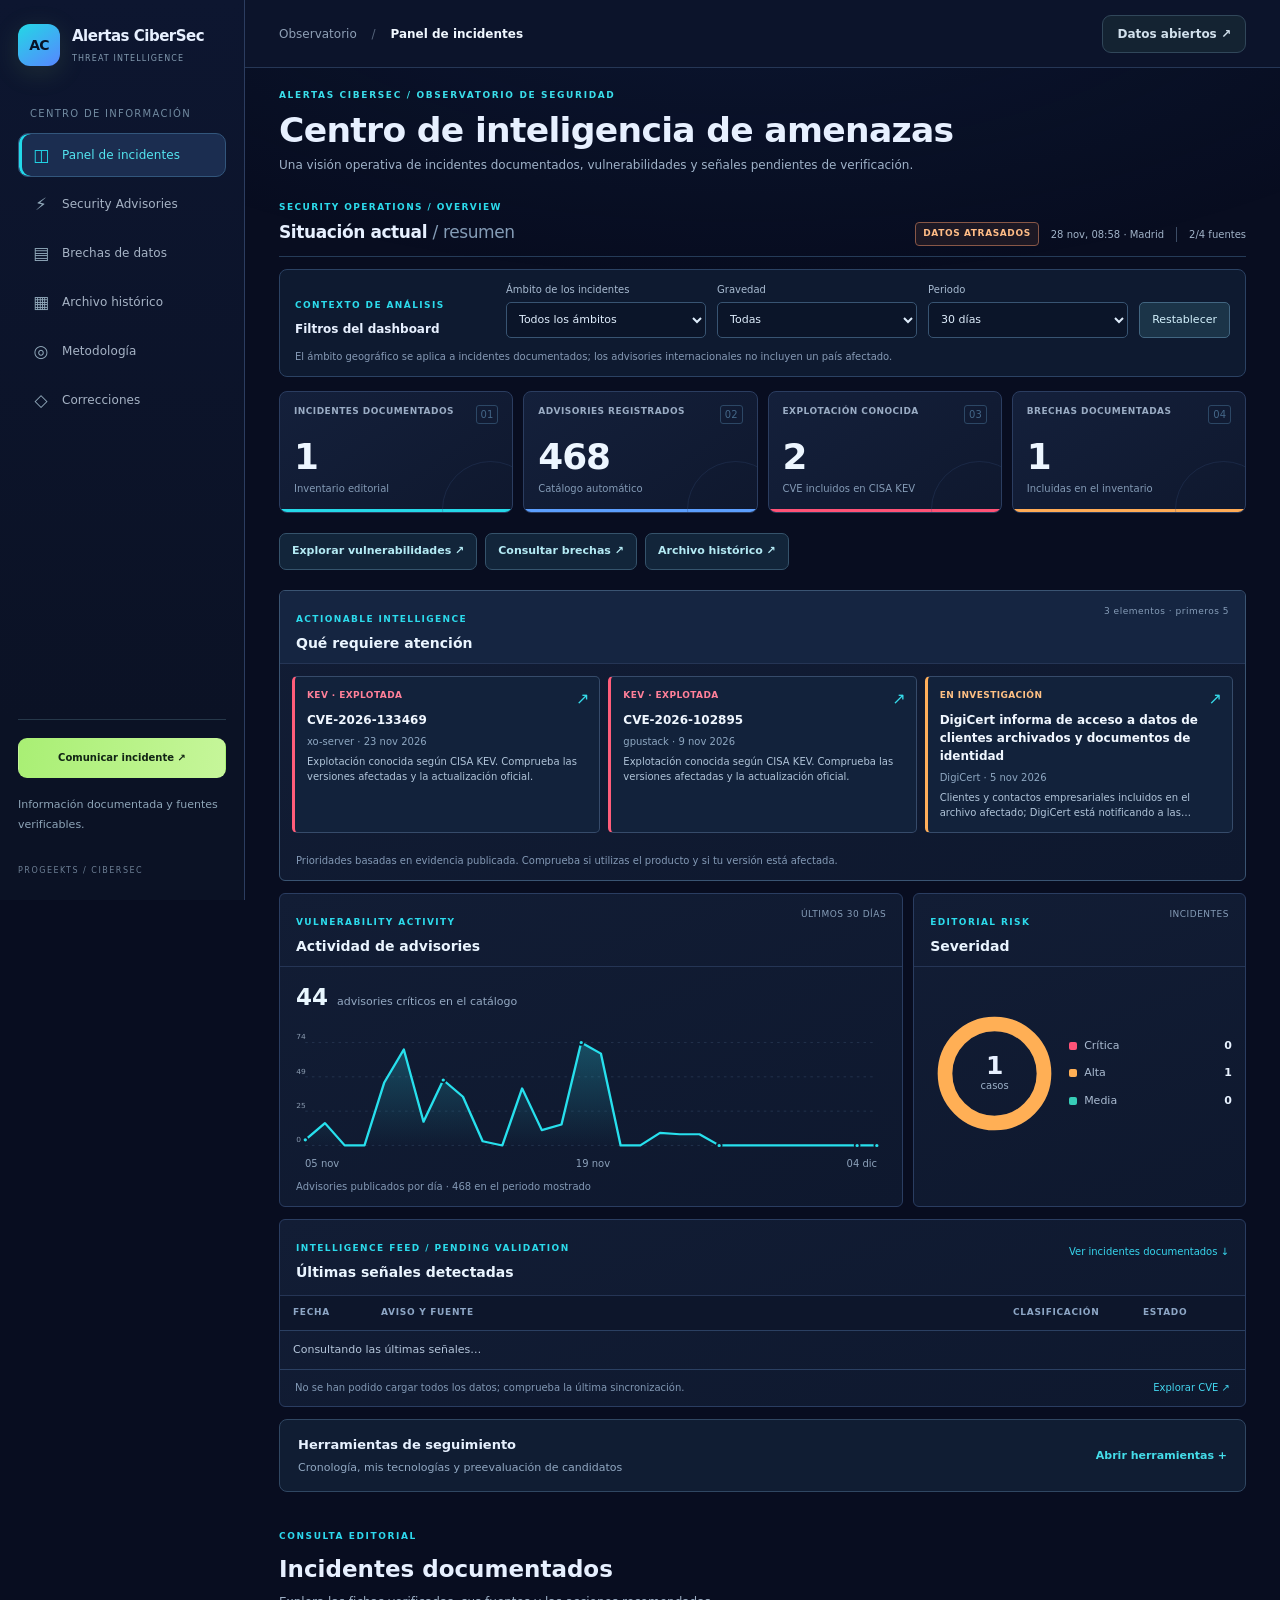
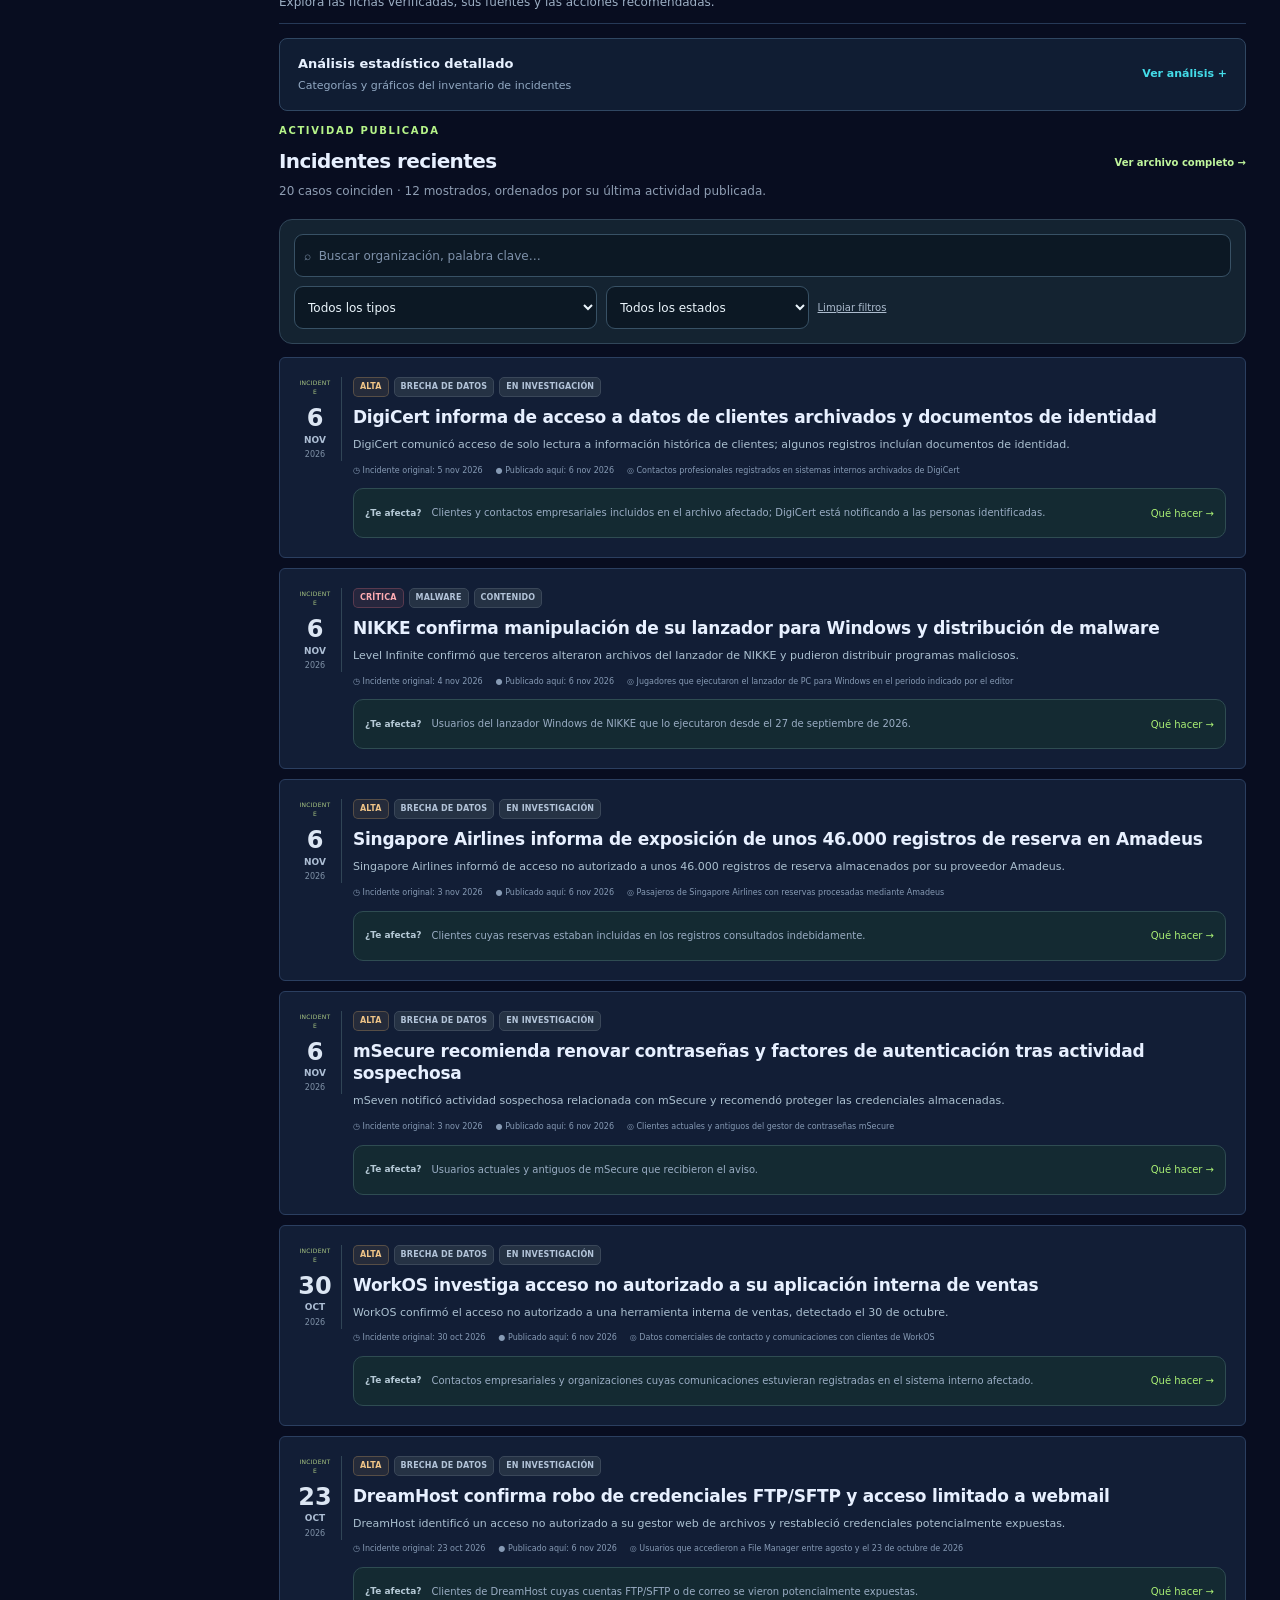
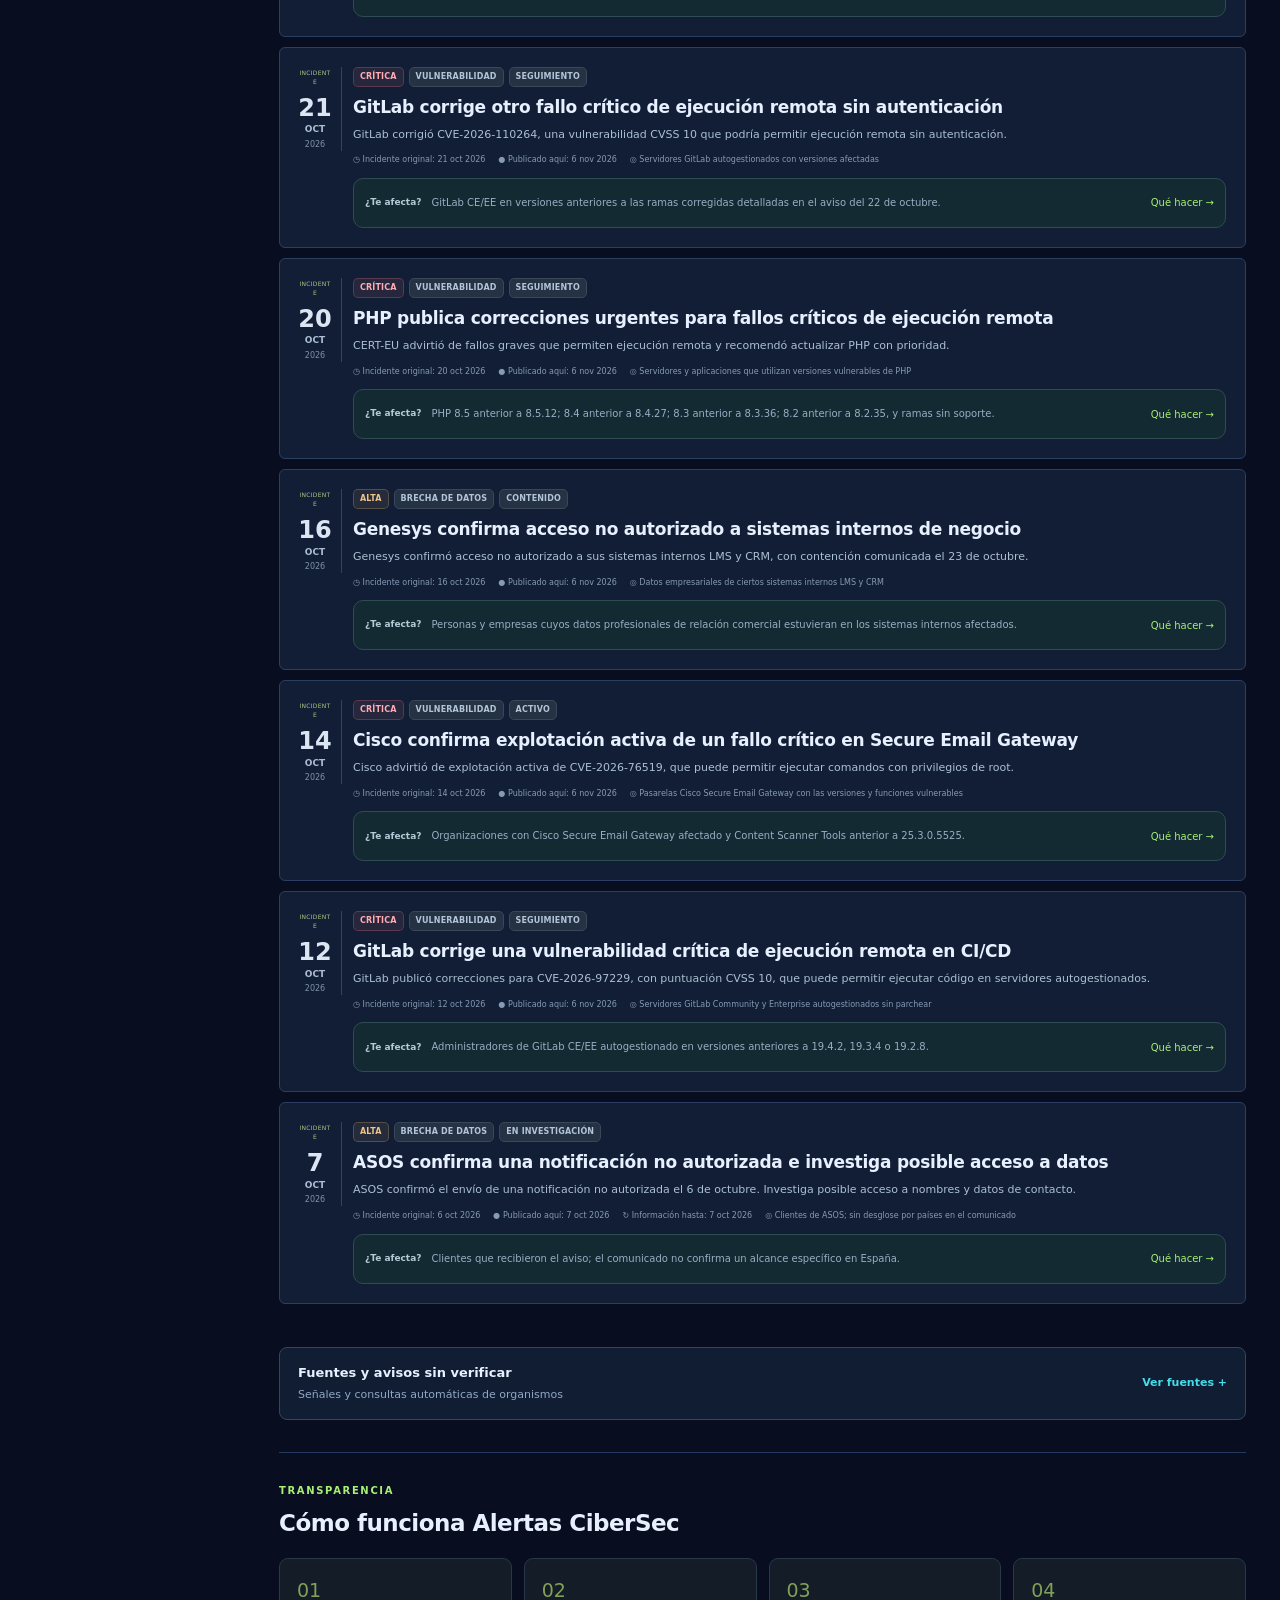
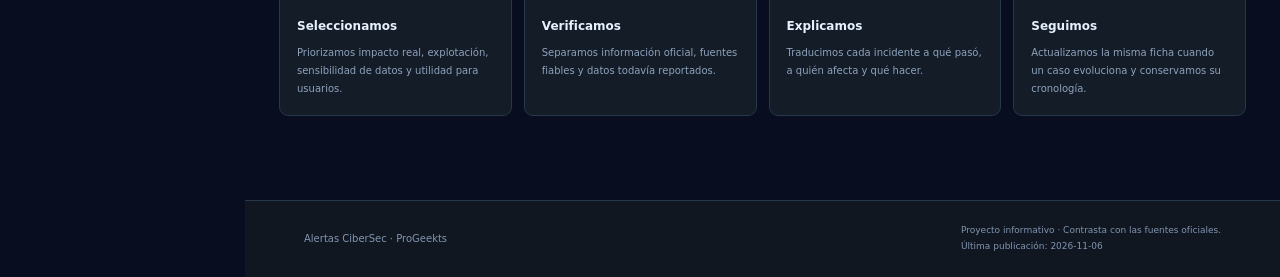
<file: index.html>
<!doctype html>
<html lang="es"><head><meta charset="utf-8"><meta name="viewport" content="width=device-width,initial-scale=1"><meta name="description" content="Observatorio de ciberseguridad: incidentes, vulnerabilidades, brechas de datos y fuentes verificables."><meta name="theme-color" content="#0c1017"><title>Alertas CiberSec | Dashboard de incidentes</title><link rel="alternate" type="application/rss+xml" title="Alertas CiberSec RSS" href="feed.xml"><link rel="stylesheet" href="styles.css"><link rel="stylesheet" href="intelligence.css"><link rel="stylesheet" href="signal.css"><link rel="stylesheet" href="threat-console.css"><link rel="stylesheet" href="site-unified.css"><link rel="stylesheet" href="console-extensions.css"><link rel="stylesheet" href="dashboard-clean.css"></head>
<body class="dashboard-page"><a class="skip-link" href="#ultimos">Ir a los incidentes</a>
<aside class="dashboard-nav"><a class="brand" href="index.html"><span class="brand-mark">AC</span><span><strong>Alertas CiberSec</strong><small>THREAT INTELLIGENCE</small></span></a><p class="nav-label">CENTRO DE INFORMACIÓN</p><nav aria-label="Navegación principal"><a class="active" aria-current="page" href="index.html"><span>◫</span>Panel de incidentes</a><a href="advisories.html"><span>⚡</span>Security Advisories</a><a href="brechas.html"><span>▤</span>Brechas de datos</a><a href="archivo.html"><span>▦</span>Archivo histórico</a><a href="index.html#metodologia"><span>◎</span>Metodología</a><a href="correcciones.html"><span>◇</span>Correcciones</a></nav><div class="nav-bottom"><a class="side-button" href="reportar.html">Comunicar incidente ↗</a><p>Información documentada y fuentes verificables.</p><small>PROGEEKTS / CIBERSEC</small></div></aside>
<div class="dashboard-workspace"><header class="dashboard-topbar"><span>Observatorio <b>/</b> <strong>Panel de incidentes</strong></span><a href="incidents.json" class="topbar-action">Datos abiertos ↗</a></header>
<main class="dashboard-main" id="panel"><section class="dashboard-heading"><div><p class="eyebrow">ALERTAS CIBERSEC / OBSERVATORIO DE SEGURIDAD</p><h1>Centro de inteligencia de amenazas</h1><p>Una visión operativa de incidentes documentados, vulnerabilidades y señales pendientes de verificación.</p></div></section>
<section id="threatConsole" class="ops-console" aria-label="Centro de operaciones Threat Intelligence">
<div class="ops-toolbar"><div class="ops-toolbar-heading"><span class="ops-section-kicker">SECURITY OPERATIONS / OVERVIEW</span><h2>Situación actual <span>/ resumen</span></h2></div><div class="ops-health"><span id="opsSyncState" class="ops-status ops-status-warn">CONSULTANDO</span><span id="opsSyncTime">—</span><span class="ops-health-divider"></span><span id="opsSourcesLabel">Fuentes —</span></div></div>
<section class="ops-filterbar" aria-label="Filtros globales del observatorio"><div><span class="ops-panel-kicker">CONTEXTO DE ANÁLISIS</span><strong>Filtros del dashboard</strong></div><label>Ámbito de los incidentes<select id="globalGeo"><option value="all">Todos los ámbitos</option><option value="espana">España</option><option value="europa">Europa</option><option value="global">Global</option><option value="norteamerica">Norteamérica</option></select></label><label>Gravedad<select id="globalSeverity"><option value="all">Todas</option><option value="critica">Crítica</option><option value="alta">Alta</option><option value="media">Media</option></select></label><label>Periodo<select id="globalPeriod"><option value="all">Todo el histórico</option><option value="7">7 días</option><option value="30" selected>30 días</option><option value="90">90 días</option></select></label><button type="button" id="globalReset">Restablecer</button><p>El ámbito geográfico se aplica a incidentes documentados; los advisories internacionales no incluyen un país afectado.</p></section><div class="ops-kpi-grid">
<article class="ops-kpi"><div class="ops-kpi-top"><span>INCIDENTES DOCUMENTADOS</span><span class="ops-kpi-icon">01</span></div><strong id="opsIncidentCount">—</strong><small>Inventario editorial</small><div class="ops-kpi-accent cyan"></div></article>
<article class="ops-kpi"><div class="ops-kpi-top"><span>ADVISORIES REGISTRADOS</span><span class="ops-kpi-icon">02</span></div><strong id="opsAdvisories">—</strong><small>Catálogo automático</small><div class="ops-kpi-accent blue"></div></article>
<article class="ops-kpi"><div class="ops-kpi-top"><span>EXPLOTACIÓN CONOCIDA</span><span class="ops-kpi-icon">03</span></div><strong id="opsKnownExploited">—</strong><small>CVE incluidos en CISA KEV</small><div class="ops-kpi-accent red"></div></article>
<article class="ops-kpi"><div class="ops-kpi-top"><span>BRECHAS DOCUMENTADAS</span><span class="ops-kpi-icon">04</span></div><strong id="opsBreaches">—</strong><small>Incluidas en el inventario</small><div class="ops-kpi-accent orange"></div></article>
<article class="ops-kpi"><div class="ops-kpi-top"><span>SEÑALES POR REVISAR</span><span class="ops-kpi-icon">05</span></div><strong id="opsCandidates">—</strong><small>No confirmadas editorialmente</small><div class="ops-kpi-accent purple"></div></article>
<article class="ops-kpi"><div class="ops-kpi-top"><span>CASOS EN INVESTIGACIÓN</span><span class="ops-kpi-icon">06</span></div><strong id="opsUnderReview">—</strong><small>Incluye incidentes activos</small><div class="ops-kpi-accent teal"></div></article>
</div>
<div class="ops-view-more"><a href="advisories.html">Explorar vulnerabilidades ↗</a><a href="brechas.html">Consultar brechas ↗</a><a href="archivo.html">Archivo histórico ↗</a></div><section class="ops-attention ops-panel" aria-labelledby="attentionTitle"><header><div><span class="ops-panel-kicker">ACTIONABLE INTELLIGENCE</span><h3 id="attentionTitle">Qué requiere atención</h3></div><span id="attentionCount" class="ops-panel-meta">ANALIZANDO</span></header><div id="attentionItems" class="ops-attention-list" aria-live="polite"><p class="ops-muted">Calculando prioridades…</p></div><p class="ops-panel-note">Prioridades basadas en evidencia publicada. Comprueba si utilizas el producto y si tu versión está afectada.</p></section><div class="ops-visual-grid">
<section class="ops-panel ops-trend"><header><div><span class="ops-panel-kicker">VULNERABILITY ACTIVITY</span><h3>Actividad de advisories</h3></div><span class="ops-panel-meta">ÚLTIMOS 30 DÍAS</span></header>
<div class="ops-trend-number"><strong id="opsCriticalAdvisories">—</strong><span>advisories críticos en el catálogo</span></div>
<div class="ops-chart-wrap"><svg id="opsTrendChart" viewBox="0 0 720 190" preserveAspectRatio="none" role="img" aria-label="Tendencia de avisos de seguridad publicados durante los últimos 30 días"></svg><div id="opsTrendLabels" class="ops-trend-labels"></div></div><p id="opsTrendCaption" class="ops-panel-note">Cargando evolución del catálogo…</p>
</section>
<section class="ops-panel ops-severity"><header><div><span class="ops-panel-kicker">EDITORIAL RISK</span><h3>Severidad</h3></div><span class="ops-panel-meta">INCIDENTES</span></header>
<div class="ops-severity-body"><div class="ops-donut-wrap"><svg viewBox="0 0 120 120" role="img" aria-label="Distribución de severidad de los incidentes"><circle cx="60" cy="60" r="44" fill="none" stroke="#26364f" stroke-width="13"/><g id="opsDonutSegments" transform="rotate(-90 60 60)"></g></svg><div><strong id="opsDonutLabel">—</strong><span>casos</span></div></div><div id="opsSeverityLegend" class="ops-severity-legend"></div></div>
</section>
</div>
<section class="ops-panel ops-table-panel" aria-labelledby="opsSignalsTitle"><header><div><span class="ops-panel-kicker">INTELLIGENCE FEED / PENDING VALIDATION</span><h3 id="opsSignalsTitle">Últimas señales detectadas</h3></div><a href="#consulta">Ver incidentes documentados ↓</a></header>
<div class="ops-table-scroll"><table class="ops-table"><thead><tr><th>FECHA</th><th>AVISO Y FUENTE</th><th>CLASIFICACIÓN</th><th>ESTADO</th></tr></thead><tbody id="opsSignalsTable"><tr><td colspan="4">Consultando las últimas señales…</td></tr></tbody></table></div>
<div class="ops-table-foot"><span id="opsDataNote">Datos de organismos y catálogos públicos; no son ataques en directo.</span><a href="advisories.html">Explorar CVE ↗</a></div>
</section><details class="ops-disclosure"><summary><span><strong>Herramientas de seguimiento</strong><small>Cronología, mis tecnologías y preevaluación de candidatos</small></span><span class="ops-disclosure-icon">Abrir herramientas +</span></summary><div class="ops-disclosure-body"><div class="ops-lower-grid"><section class="ops-panel ops-timeline" aria-labelledby="timelineTitle"><header><div><span class="ops-panel-kicker">THREAT HISTORY / EDITORIAL + ADVISORIES</span><h3 id="timelineTitle">Cronología de actividad</h3></div><span class="ops-panel-meta">FECHAS DE PUBLICACIÓN</span></header><div id="opsTimeline" class="ops-timeline-items"><p class="ops-muted">Recuperando cronología…</p></div></section><section class="ops-panel ops-watch" aria-labelledby="watchTitle"><header><div><span class="ops-panel-kicker">MY TECHNOLOGY WATCHLIST · LOCAL</span><h3 id="watchTitle">Mis tecnologías</h3></div><span id="watchCount" class="ops-panel-meta">0 SEGUIDAS</span></header><div class="ops-watch-body"><p>Selecciona productos o tecnologías para consultar sus advisories prioritarios. La selección se guarda solo en este navegador.</p><div id="watchChoices" class="ops-watch-choices"></div><form id="watchForm" class="ops-watch-form"><label for="watchCustom">Otra tecnología o producto</label><div><input id="watchCustom" type="text" maxlength="45" placeholder="Ej.: Fortinet, Windows, Apache" /><button type="submit">Añadir</button></div></form><div id="watchResults" aria-live="polite"></div></div></section></div><section class="ops-panel ops-review-queue" aria-labelledby="reviewQueueTitle"><header><div><span class="ops-panel-kicker">EDITORIAL WORKFLOW / EVIDENCE GATE</span><h3 id="reviewQueueTitle">Candidatos para verificación</h3></div><a href="reportar.html">Comunicar evidencia ↗</a></header><p class="ops-panel-note">Clasificación preliminar de fuentes. Una señal automática no confirma un incidente ni autoriza su publicación.</p><div id="reviewQueueItems" class="ops-review-list" aria-live="polite"><p class="ops-muted">Analizando candidatos…</p></div></section></div></details></section><div class="ops-secondary-heading" id="consulta"><span>CONSULTA EDITORIAL</span><h2>Incidentes documentados</h2><p>Explora las fichas verificadas, sus fuentes y las acciones recomendadas.</p></div>
<details class="ops-disclosure"><summary><span><strong>Análisis estadístico detallado</strong><small>Categorías y gráficos del inventario de incidentes</small></span><span class="ops-disclosure-icon">Ver análisis +</span></summary><div class="ops-disclosure-body"><div class="ops-extra-graphs"><section class="ops-panel ops-types"><header><div><span class="ops-panel-kicker">INCIDENT DISTRIBUTION</span><h3>Por categoría</h3></div><span class="ops-panel-meta">INVENTARIO</span></header><div id="opsTypeBars" class="ops-type-bars"></div></section>
</div></div></details><details class="ops-editorial-details" hidden><summary>Ver estadísticas detalladas del inventario <span>Tipos, severidad y estado de las fichas editoriales</span></summary><div class="ops-editorial-inner"><section class="summary-grid" id="summary" aria-label="Indicadores del inventario" hidden></section>
<section class="analytics-grid" id="analytics" aria-label="Distribución de los incidentes"></section>
</div></details><div class="main-layout"><div class="main-column"><section id="ultimos" class="section-head"><div><p class="eyebrow">ACTIVIDAD PUBLICADA</p><h2>Incidentes recientes</h2><p id="resultCount">Casos ordenados por su última actividad publicada.</p></div><a href="archivo.html">Ver archivo completo →</a></section>
<section class="controls" aria-label="Filtros"><input aria-label="Buscar incidentes" id="search" type="search" placeholder="⌕  Buscar organización, palabra clave…"><select aria-label="Ámbito geográfico" id="geoFilter"><option value="all">Todos los ámbitos</option><option value="espana">España</option><option value="europa">Europa</option><option value="global">Global</option><option value="norteamerica">Norteamérica</option><option value="otro">Otros</option></select><select aria-label="Tipo de incidente" id="typeFilter"><option value="all">Todos los tipos</option><option value="fraude">Fraude / phishing</option><option value="brecha">Brecha de datos</option><option value="vulnerabilidad">Vulnerabilidad</option><option value="malware">Malware</option><option value="otro">Otros</option></select><select aria-label="Severidad" id="severityFilter"><option value="all">Toda severidad</option><option value="critica">Crítica</option><option value="alta">Alta</option><option value="media">Media</option></select><select aria-label="Estado del incidente" id="stateFilter"><option value="all">Todos los estados</option><option value="activo">Activo</option><option value="investigacion">En investigación</option><option value="contenido">Contenido</option><option value="resuelto">Resuelto</option><option value="seguimiento">Seguimiento</option></select><button id="resetFilters" class="reset-button" type="button">Limpiar filtros</button></section><section class="incident-list" id="incidentList" aria-live="polite"></section></div>
</div>
<details class="ops-disclosure ops-source-disclosure"><summary><span><strong>Fuentes y avisos sin verificar</strong><small>Señales y consultas automáticas de organismos</small></span><span class="ops-disclosure-icon">Ver fuentes +</span></summary><div class="ops-disclosure-body"><section class="methodology candidate-section" id="candidateReview"><h2>Avisos pendientes de verificar</h2><p>Consultando cola de revisión…</p></section>
<section id="sourceAlerts" class="methodology" aria-label="Últimos avisos de fuentes oficiales"><h2>Avisos de organismos oficiales</h2><p>Recopilación automática pendiente de la primera ejecución.</p></section>
</div></details>
<section class="methodology" id="metodologia"><p class="eyebrow blue">TRANSPARENCIA</p><h2>Cómo funciona Alertas CiberSec</h2><div class="method-grid"><div><b>01</b><strong>Seleccionamos</strong><p>Priorizamos impacto real, explotación, sensibilidad de datos y utilidad para usuarios.</p></div><div><b>02</b><strong>Verificamos</strong><p>Separamos información oficial, fuentes fiables y datos todavía reportados.</p></div><div><b>03</b><strong>Explicamos</strong><p>Traducimos cada incidente a qué pasó, a quién afecta y qué hacer.</p></div><div><b>04</b><strong>Seguimos</strong><p>Actualizamos la misma ficha cuando un caso evoluciona y conservamos su cronología.</p></div></div></section></main><footer><div class="footer-inner"><span>Alertas CiberSec · ProGeekts</span><div><p>Proyecto informativo · Contrasta con las fuentes oficiales.</p><p id="lastUpdated"></p></div></div></footer></div><script src="incidents.js"></script><script src="app.js"></script><script src="source-alerts.js"></script><script src="incident-candidates.js"></script><script src="threat-console.js"></script><script src="console-extensions.js?v=20261109-2"></script></body></html>
</file>
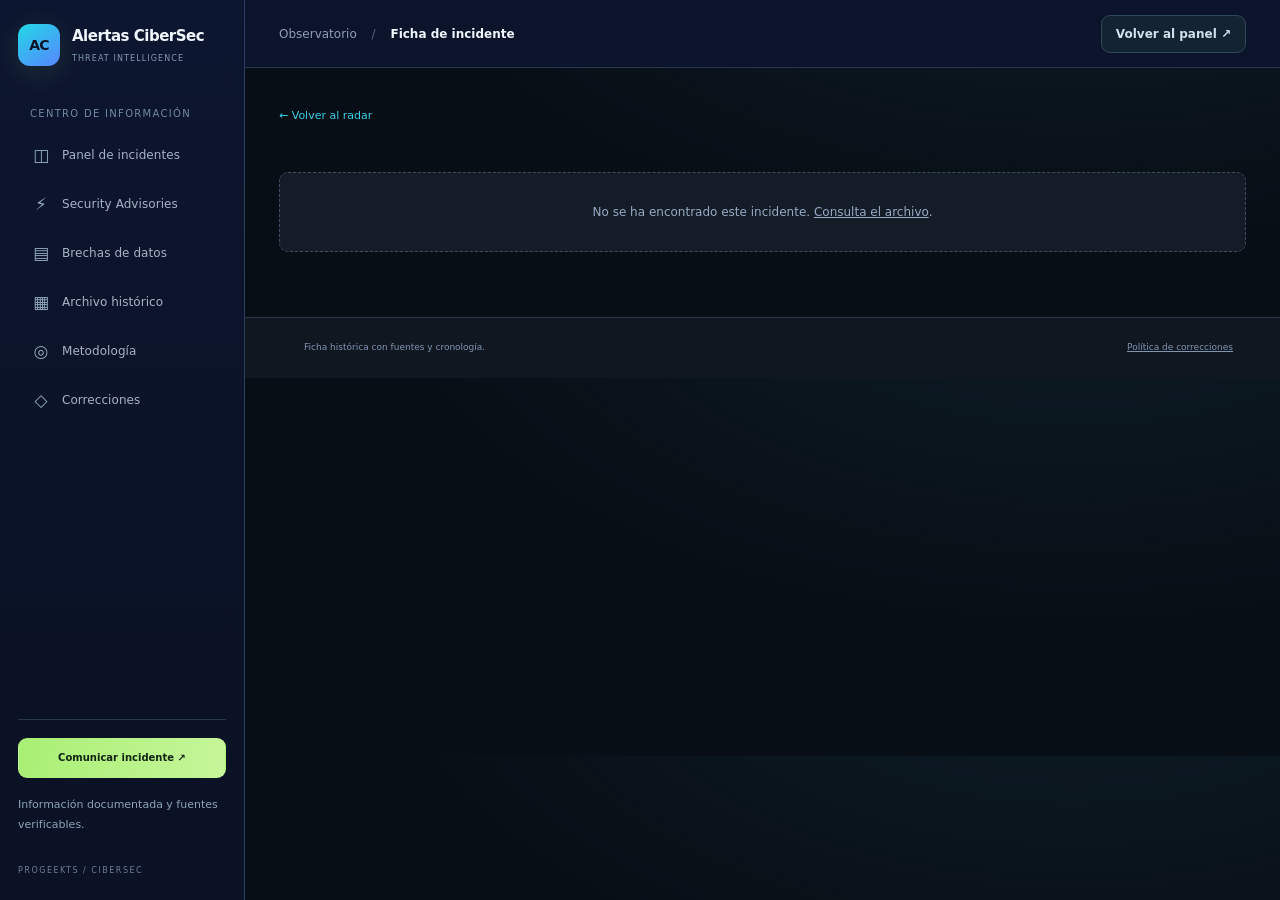
<file: incidente/index.html>
<!doctype html><html lang="es"><head><meta charset="utf-8"><meta name="viewport" content="width=device-width,initial-scale=1"><meta name="description" content="Ficha detallada de incidente de ciberseguridad."><title>Ficha de incidente | Incidentes</title><link rel="stylesheet" href="../styles.css"><link rel="stylesheet" href="../signal.css"><link rel="stylesheet" href="../site-unified.css"></head><body class="dashboard-page"><a class="skip-link" href="#content">Ir al contenido</a><aside class="dashboard-nav"><a class="brand" href="../index.html"><span class="brand-mark">AC</span><span><strong>Alertas CiberSec</strong><small>THREAT INTELLIGENCE</small></span></a><p class="nav-label">CENTRO DE INFORMACIÓN</p><nav aria-label="Navegación principal"><a href="../index.html"><span>◫</span>Panel de incidentes</a><a href="../advisories.html"><span>⚡</span>Security Advisories</a><a href="../brechas.html"><span>▤</span>Brechas de datos</a><a href="../archivo.html"><span>▦</span>Archivo histórico</a><a href="../index.html#metodologia"><span>◎</span>Metodología</a><a href="../correcciones.html"><span>◇</span>Correcciones</a></nav><div class="nav-bottom"><a class="side-button" href="../reportar.html">Comunicar incidente ↗</a><p>Información documentada y fuentes verificables.</p><small>PROGEEKTS / CIBERSEC</small></div></aside><div class="dashboard-workspace"><header class="dashboard-topbar"><span>Observatorio <b>/</b> <strong>Ficha de incidente</strong></span><a href="../index.html" class="topbar-action">Volver al panel ↗</a></header><main id="content" class="dashboard-main wrap detail-page"><a class="back-link" href="../">← Volver al radar</a><div id="incidentDetail"><div class="empty">Cargando ficha…</div></div></main><footer><div class="wrap footer-inner"><p>Ficha histórica con fuentes y cronología.</p><p><a href="../correcciones.html">Política de correcciones</a></p></div></footer><script src="../incidents.js"></script><script src="../detail.js"></script></div></body></html>
</file>
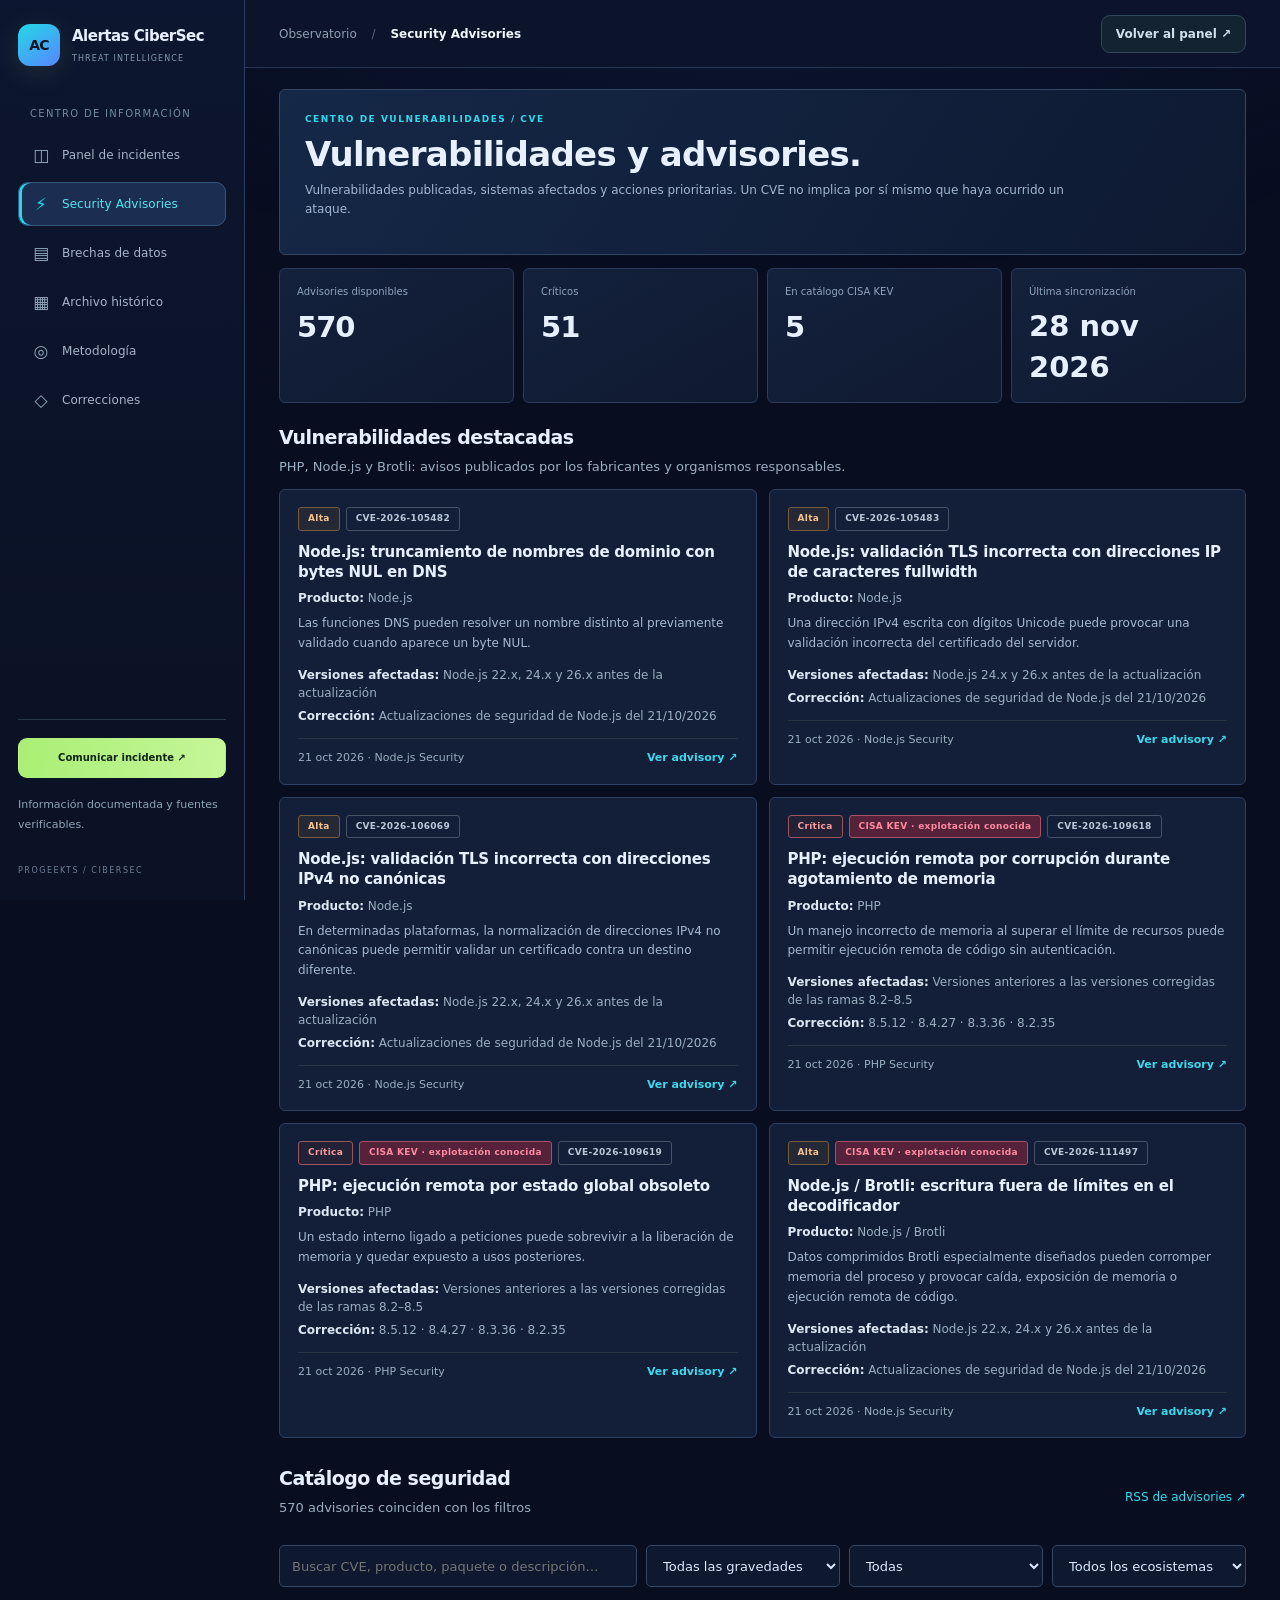
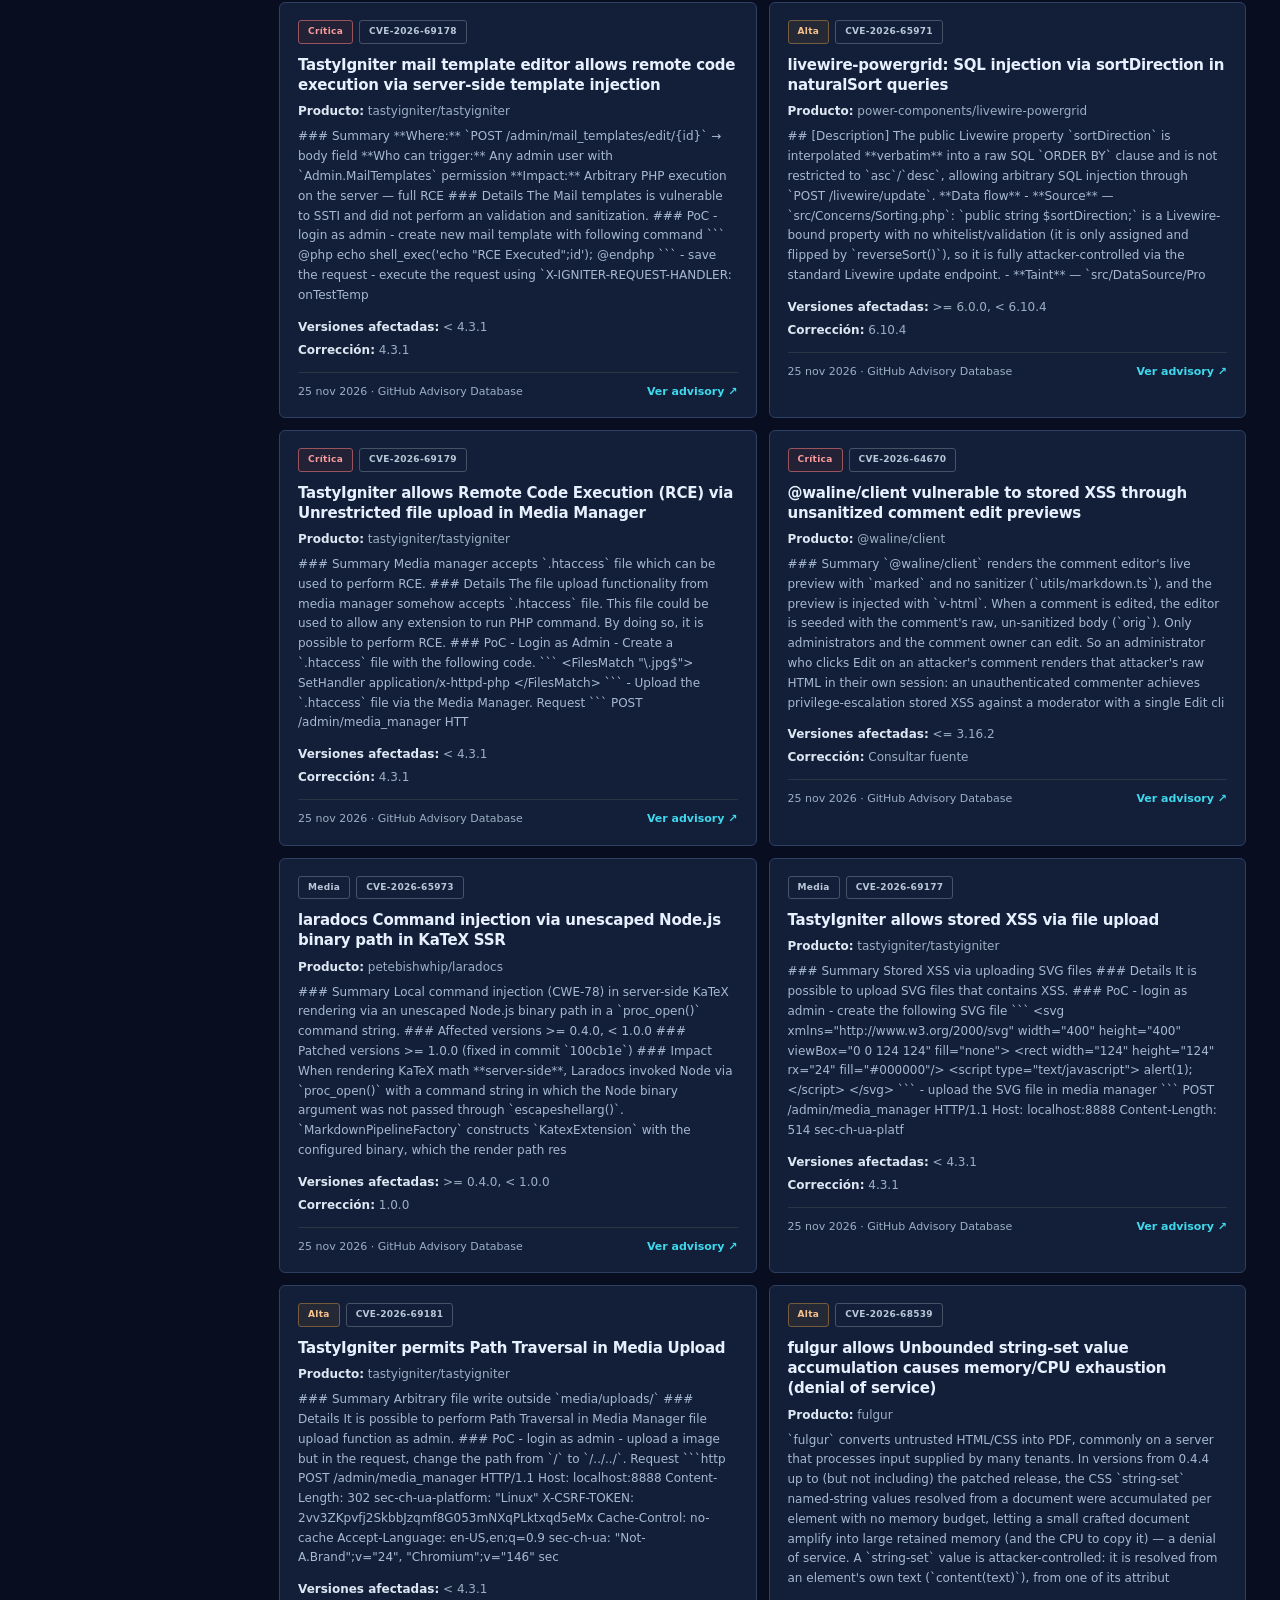
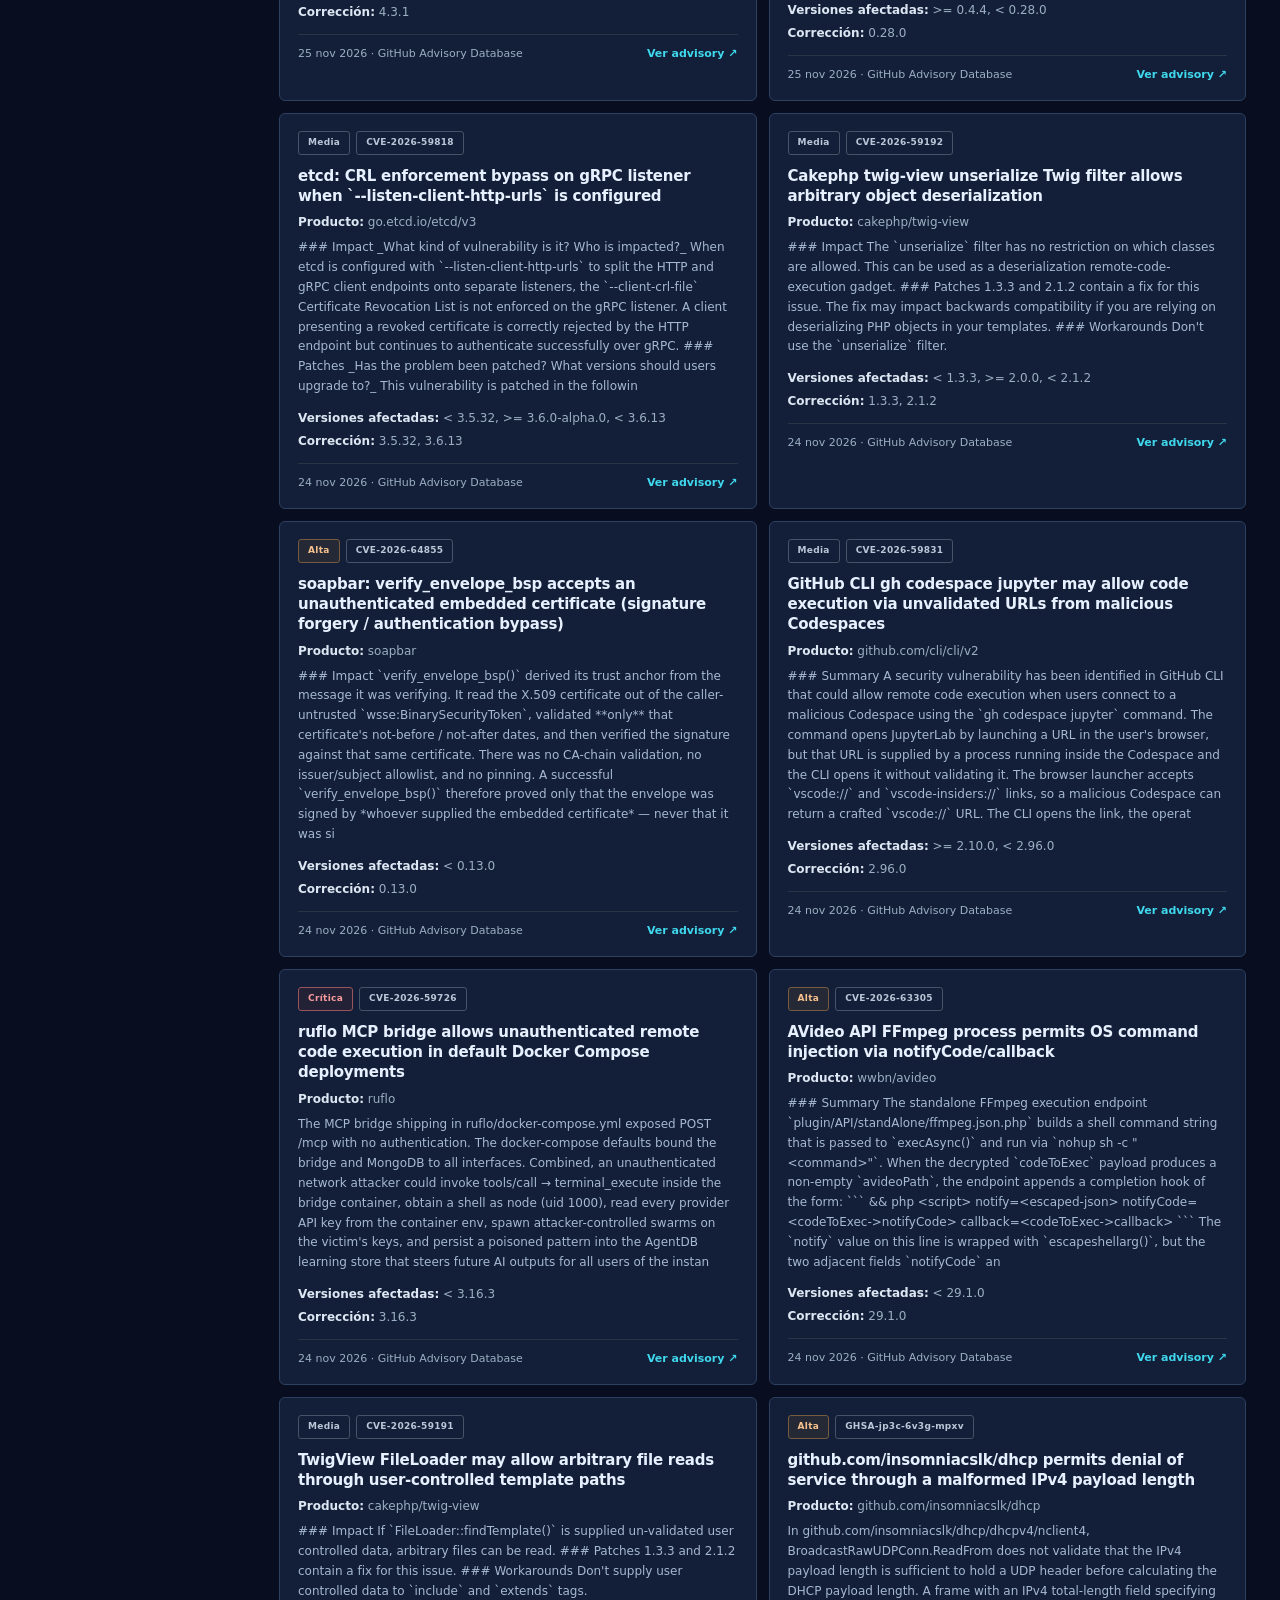
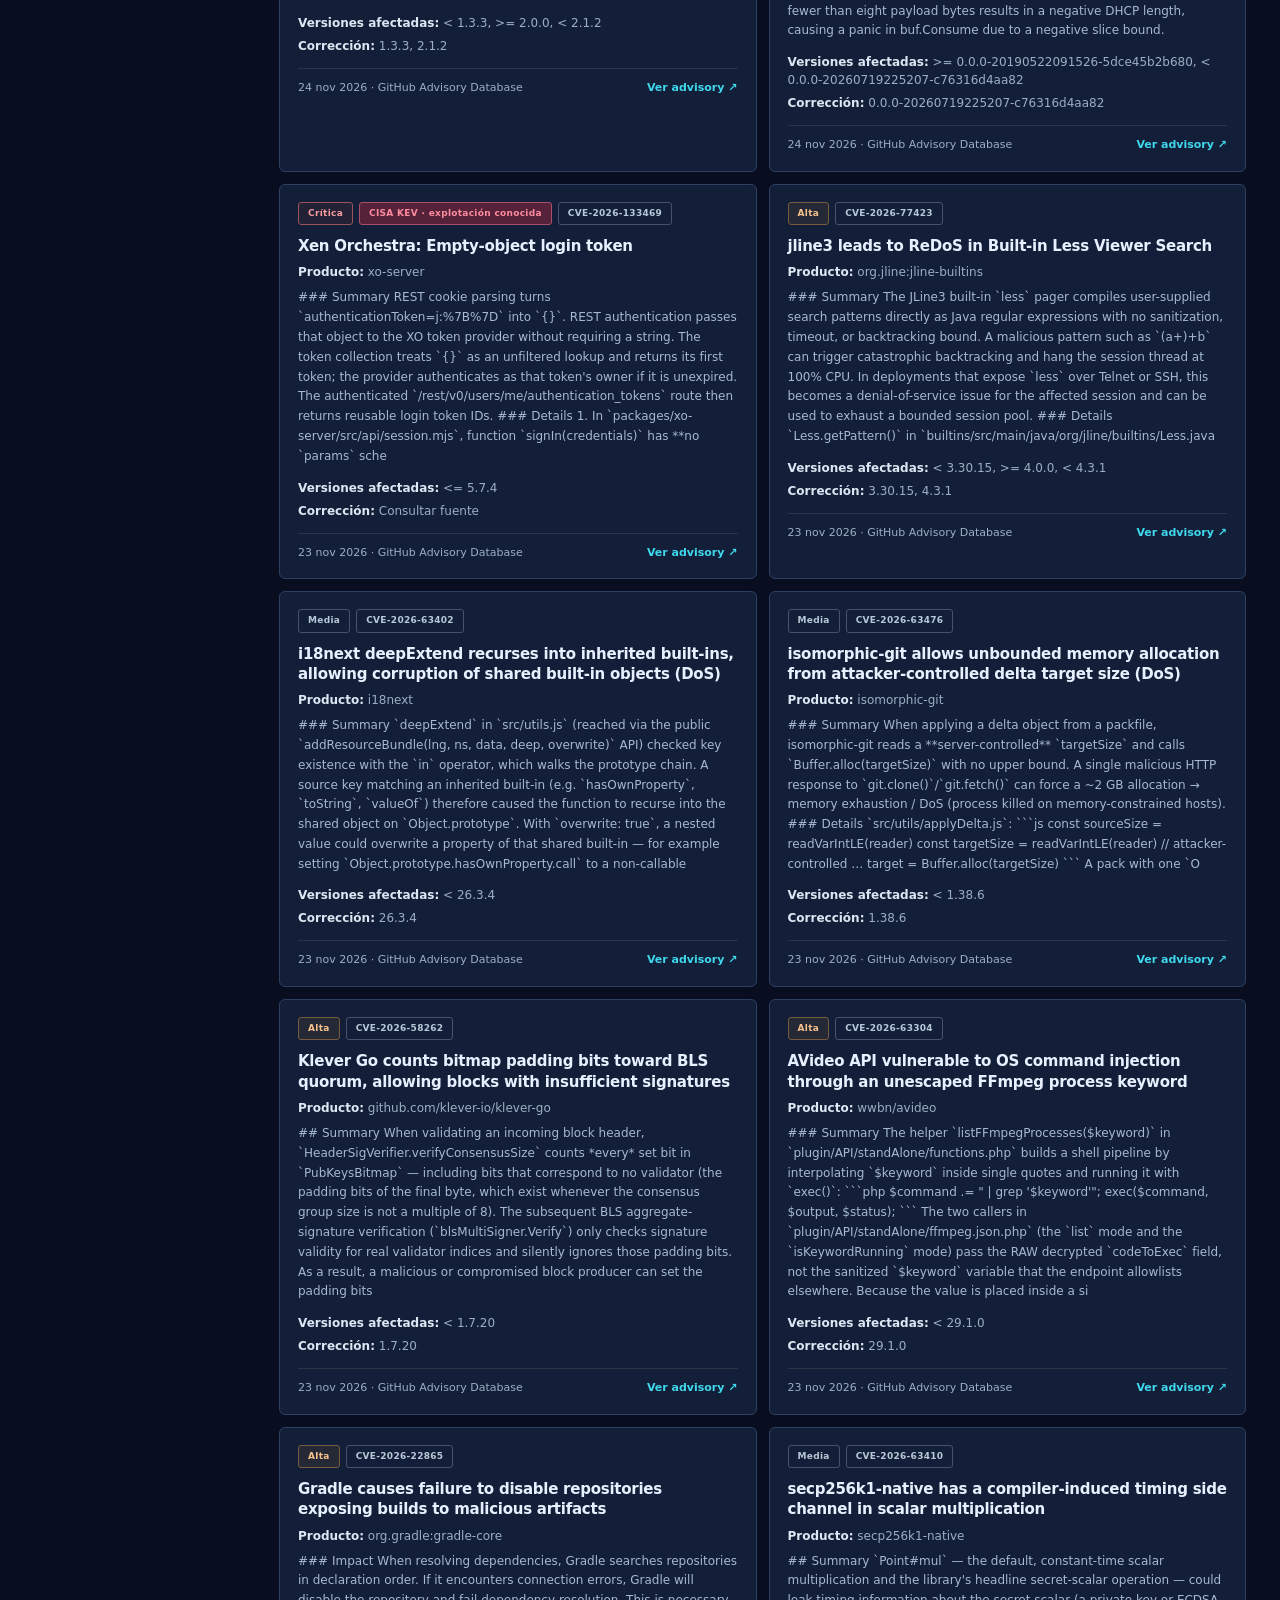
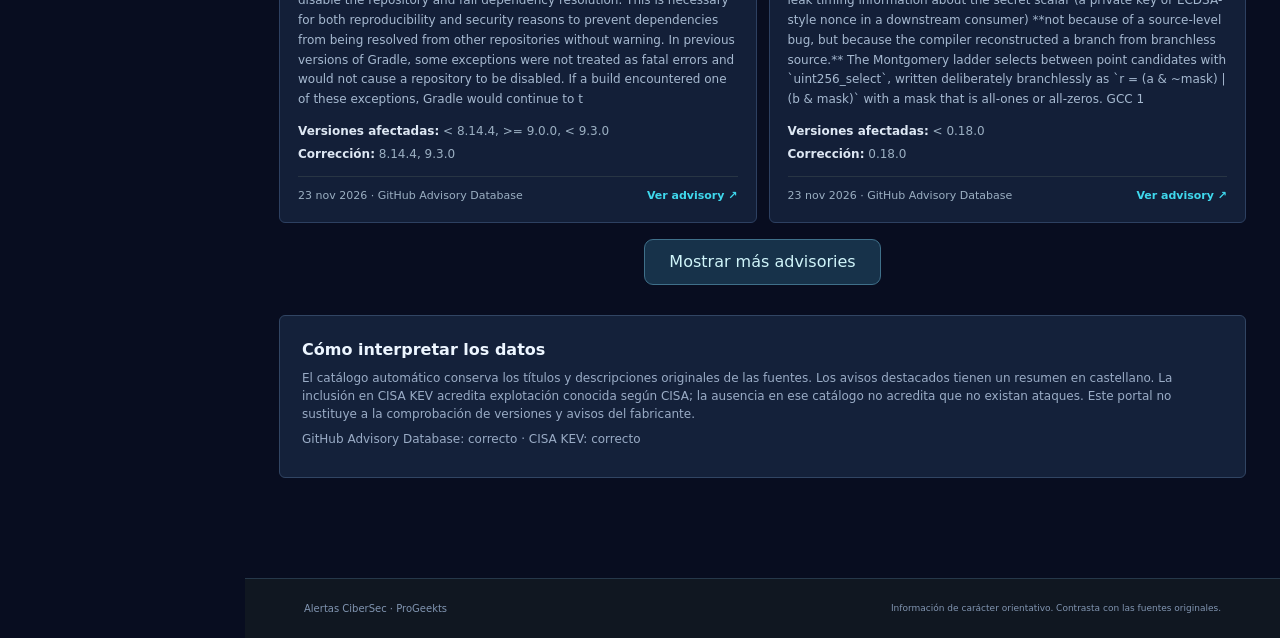
<file: advisories.html>
<!doctype html><html lang="es"><head><meta charset="utf-8"><meta name="viewport" content="width=device-width,initial-scale=1"><meta name="theme-color" content="#0c1017"><meta name="description" content="Vulnerabilidades y advisories de ciberseguridad, CVE, productos, parches y explotación documentada."><title>Security Advisories · Alertas CiberSec</title><link rel="stylesheet" href="styles.css"><link rel="stylesheet" href="intelligence.css"><link rel="stylesheet" href="signal.css"><link rel="stylesheet" href="threat-console.css"><link rel="stylesheet" href="site-unified.css"></head><body class="dashboard-page"><aside class="dashboard-nav"><a class="brand" href="index.html"><span class="brand-mark">AC</span><span><strong>Alertas CiberSec</strong><small>THREAT INTELLIGENCE</small></span></a><p class="nav-label">CENTRO DE INFORMACIÓN</p><nav aria-label="Navegación principal"><a href="index.html"><span>◫</span>Panel de incidentes</a><a class="active" aria-current="page" href="advisories.html"><span>⚡</span>Security Advisories</a><a href="brechas.html"><span>▤</span>Brechas de datos</a><a href="archivo.html"><span>▦</span>Archivo histórico</a><a href="index.html#metodologia"><span>◎</span>Metodología</a><a href="correcciones.html"><span>◇</span>Correcciones</a></nav><div class="nav-bottom"><a class="side-button" href="reportar.html">Comunicar incidente ↗</a><p>Información documentada y fuentes verificables.</p><small>PROGEEKTS / CIBERSEC</small></div></aside><div class="dashboard-workspace"><header class="dashboard-topbar"><span>Observatorio <b>/</b> <strong>Security Advisories</strong></span><a href="index.html" class="topbar-action">Volver al panel ↗</a></header><main class="dashboard-main intelligence-page"><section class="intel-heading"><p class="eyebrow">CENTRO DE VULNERABILIDADES / CVE</p><h1>Vulnerabilidades y advisories.</h1><p>Vulnerabilidades publicadas, sistemas afectados y acciones prioritarias. Un CVE no implica por sí mismo que haya ocurrido un ataque.</p></section>
<section class="intel-metrics" aria-label="Indicadores de vulnerabilidades"><article><small>Advisories disponibles</small><strong id="aTotal">—</strong></article><article><small>Críticos</small><strong id="aCritical">—</strong></article><article><small>En catálogo CISA KEV</small><strong id="aExploited">—</strong></article><article><small>Última sincronización</small><strong class="date-stat" id="aReview">—</strong></article></section>
<section class="intel-intro"><h2>Vulnerabilidades destacadas</h2><p>PHP, Node.js y Brotli: avisos publicados por los fabricantes y organismos responsables.</p><div id="highlights" class="intel-cards"><p>Cargando advisories…</p></div></section>
<section class="intel-intro" id="catalogo"><div class="intel-list-head"><div><h2>Catálogo de seguridad</h2><p id="aCount">Avisos disponibles de las fuentes integradas.</p></div><a href="advisories-feed.xml" target="_blank" rel="noopener noreferrer">RSS de advisories ↗</a></div>
<div class="intel-controls"><input id="aSearch" type="search" placeholder="Buscar CVE, producto, paquete o descripción…" aria-label="Buscar vulnerabilidades"><select id="aSeverity" aria-label="Filtrar gravedad"><option value="all">Todas las gravedades</option><option value="critical">Crítica</option><option value="high">Alta</option><option value="moderate">Media</option><option value="low">Baja</option></select><select id="aExploitation" aria-label="Filtrar explotación"><option value="all">Todas</option><option value="kev">En catálogo KEV</option></select><select id="aEcosystem" aria-label="Filtrar ecosistema"><option value="all">Todos los ecosistemas</option></select></div>
<div id="advisoryList" class="intel-cards" aria-live="polite"></div><div class="intel-more"><button id="aMore" type="button">Mostrar más advisories</button></div></section>
<section class="intel-explain"><strong>Cómo interpretar los datos</strong><p>El catálogo automático conserva los títulos y descripciones originales de las fuentes. Los avisos destacados tienen un resumen en castellano. La inclusión en CISA KEV acredita explotación conocida según CISA; la ausencia en ese catálogo no acredita que no existan ataques. Este portal no sustituye a la comprobación de versiones y avisos del fabricante.</p><p id="aStatus">Consultando fuentes…</p></section></main><footer><div class="footer-inner"><span>Alertas CiberSec · ProGeekts</span><div><p>Información de carácter orientativo. Contrasta con las fuentes originales.</p></div></div></footer></div><script src="advisories.js"></script></body></html>
</file>
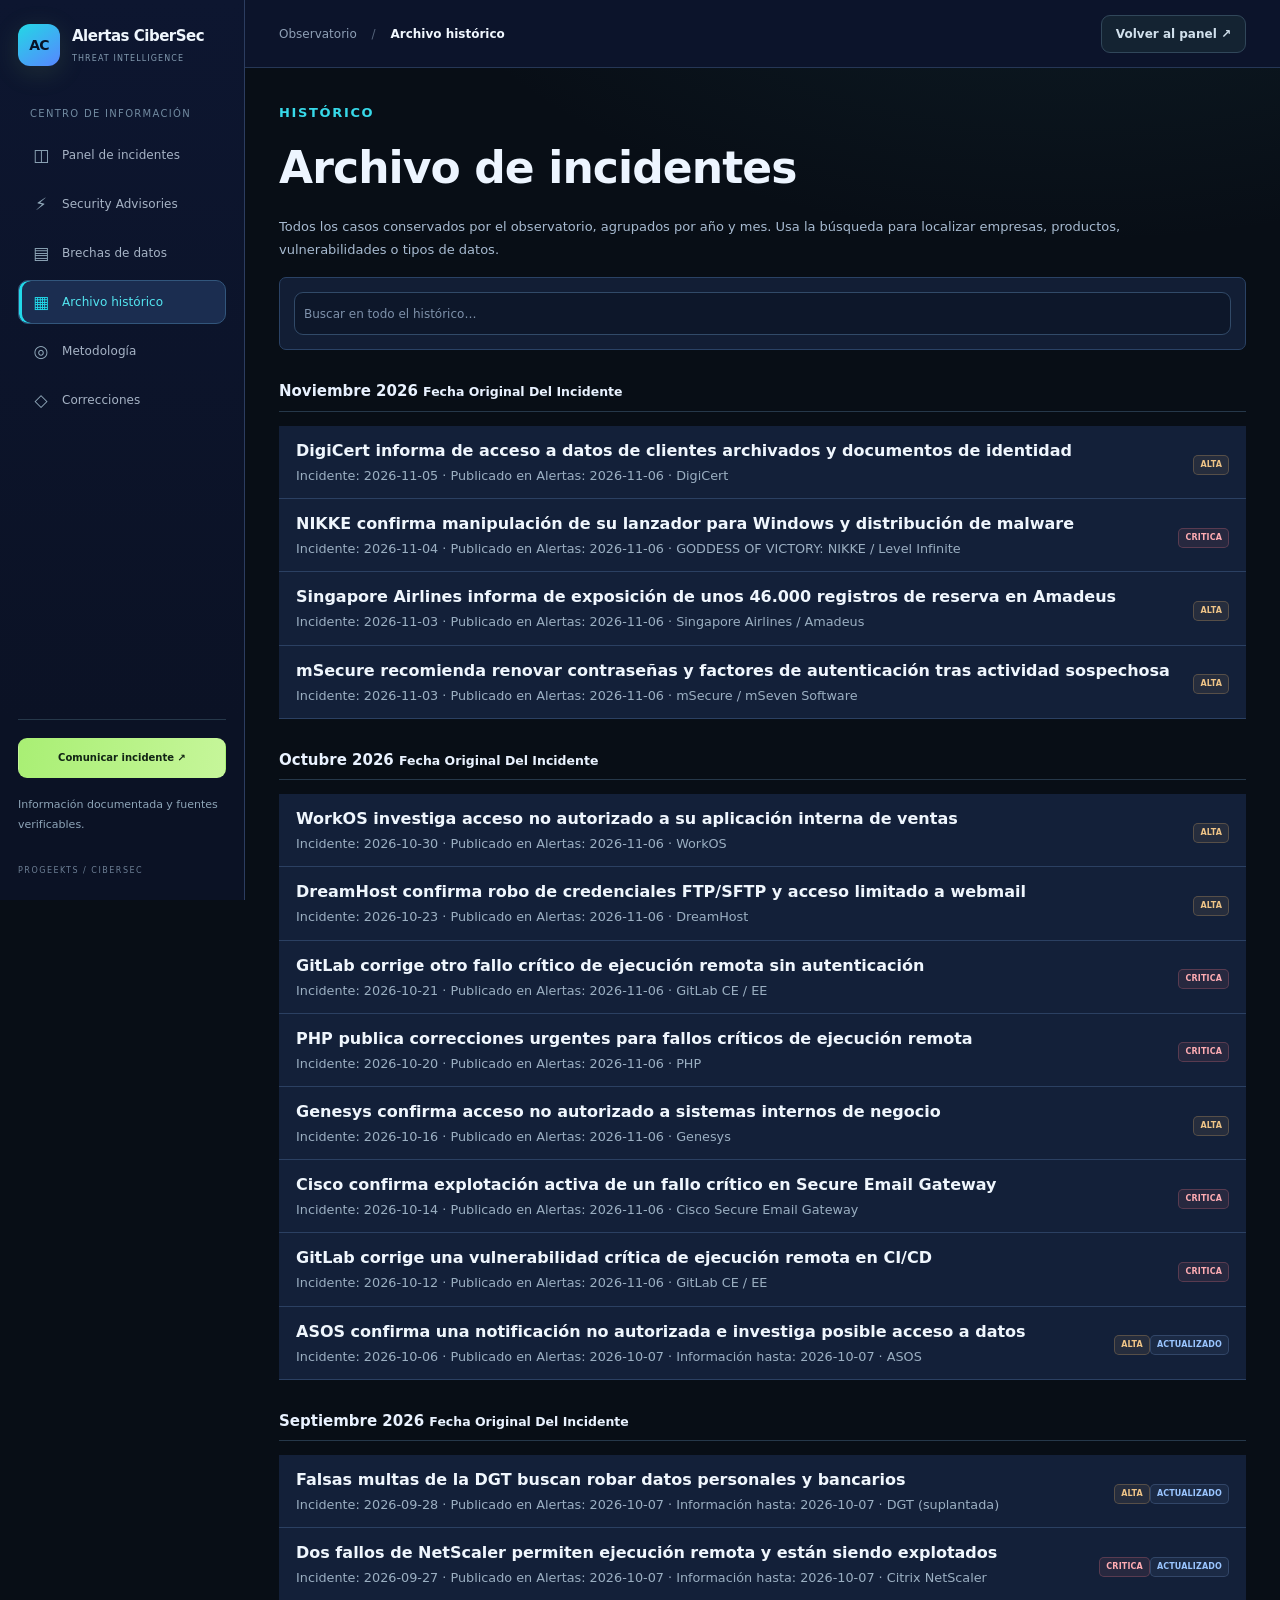
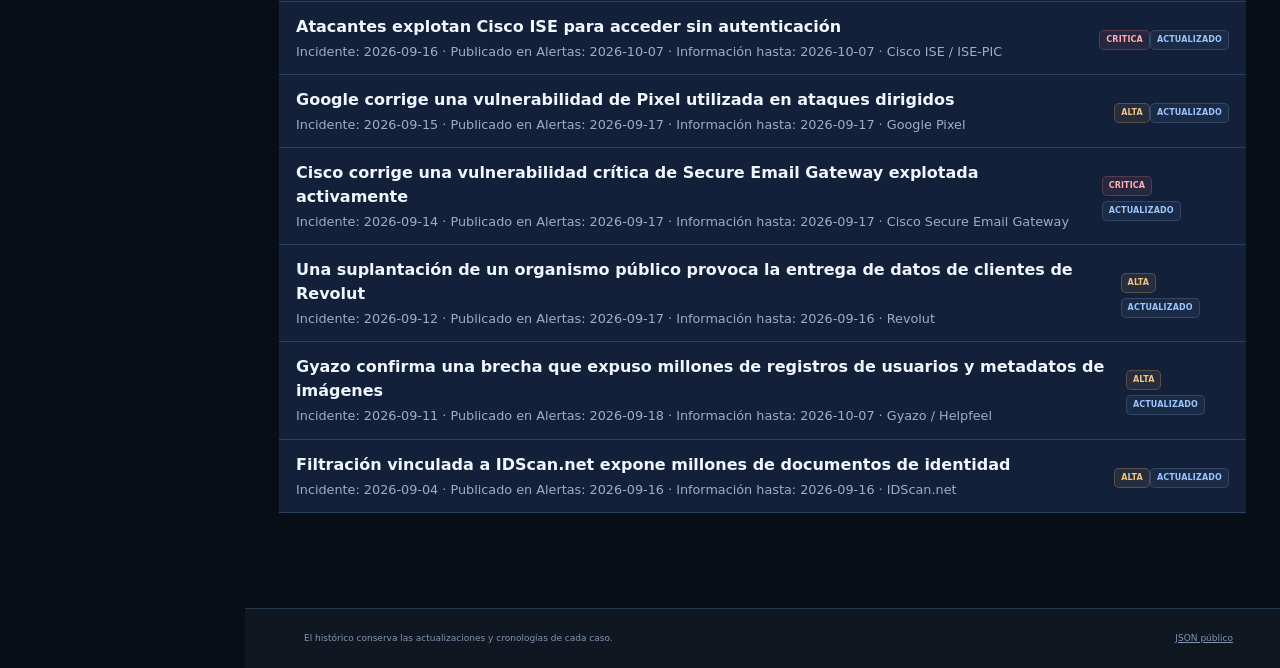
<file: archivo.html>
<!doctype html><html lang="es"><head><meta charset="utf-8"><meta name="viewport" content="width=device-width,initial-scale=1"><meta name="description" content="Archivo histórico consultable de incidentes de ciberseguridad."><title>Archivo | Incidentes</title><link rel="stylesheet" href="styles.css"><link rel="stylesheet" href="extras.css"><link rel="stylesheet" href="signal.css"><link rel="stylesheet" href="site-unified.css"></head><body class="dashboard-page"><a class="skip-link" href="#content">Ir al contenido</a><aside class="dashboard-nav"><a class="brand" href="index.html"><span class="brand-mark">AC</span><span><strong>Alertas CiberSec</strong><small>THREAT INTELLIGENCE</small></span></a><p class="nav-label">CENTRO DE INFORMACIÓN</p><nav aria-label="Navegación principal"><a href="index.html"><span>◫</span>Panel de incidentes</a><a href="advisories.html"><span>⚡</span>Security Advisories</a><a href="brechas.html"><span>▤</span>Brechas de datos</a><a class="active" aria-current="page" href="archivo.html"><span>▦</span>Archivo histórico</a><a href="index.html#metodologia"><span>◎</span>Metodología</a><a href="correcciones.html"><span>◇</span>Correcciones</a></nav><div class="nav-bottom"><a class="side-button" href="reportar.html">Comunicar incidente ↗</a><p>Información documentada y fuentes verificables.</p><small>PROGEEKTS / CIBERSEC</small></div></aside><div class="dashboard-workspace"><header class="dashboard-topbar"><span>Observatorio <b>/</b> <strong>Archivo histórico</strong></span><a href="index.html" class="topbar-action">Volver al panel ↗</a></header><main id="content" class="dashboard-main wrap static-page" style="max-width:none"><p class="eyebrow">HISTÓRICO</p><h1 id="archivo">Archivo de incidentes</h1><p>Todos los casos conservados por el observatorio, agrupados por año y mes. Usa la búsqueda para localizar empresas, productos, vulnerabilidades o tipos de datos.</p><section class="controls" style="grid-template-columns:1fr"><input id="archiveSearch" type="search" placeholder="Buscar en todo el histórico…"></section><div id="archiveList"></div></main><footer><div class="wrap footer-inner"><p>El histórico conserva las actualizaciones y cronologías de cada caso.</p><p><a href="incidents.json">JSON público</a></p></div></footer><script src="incidents.js"></script><script src="archive.js"></script></div></body></html>
</file>
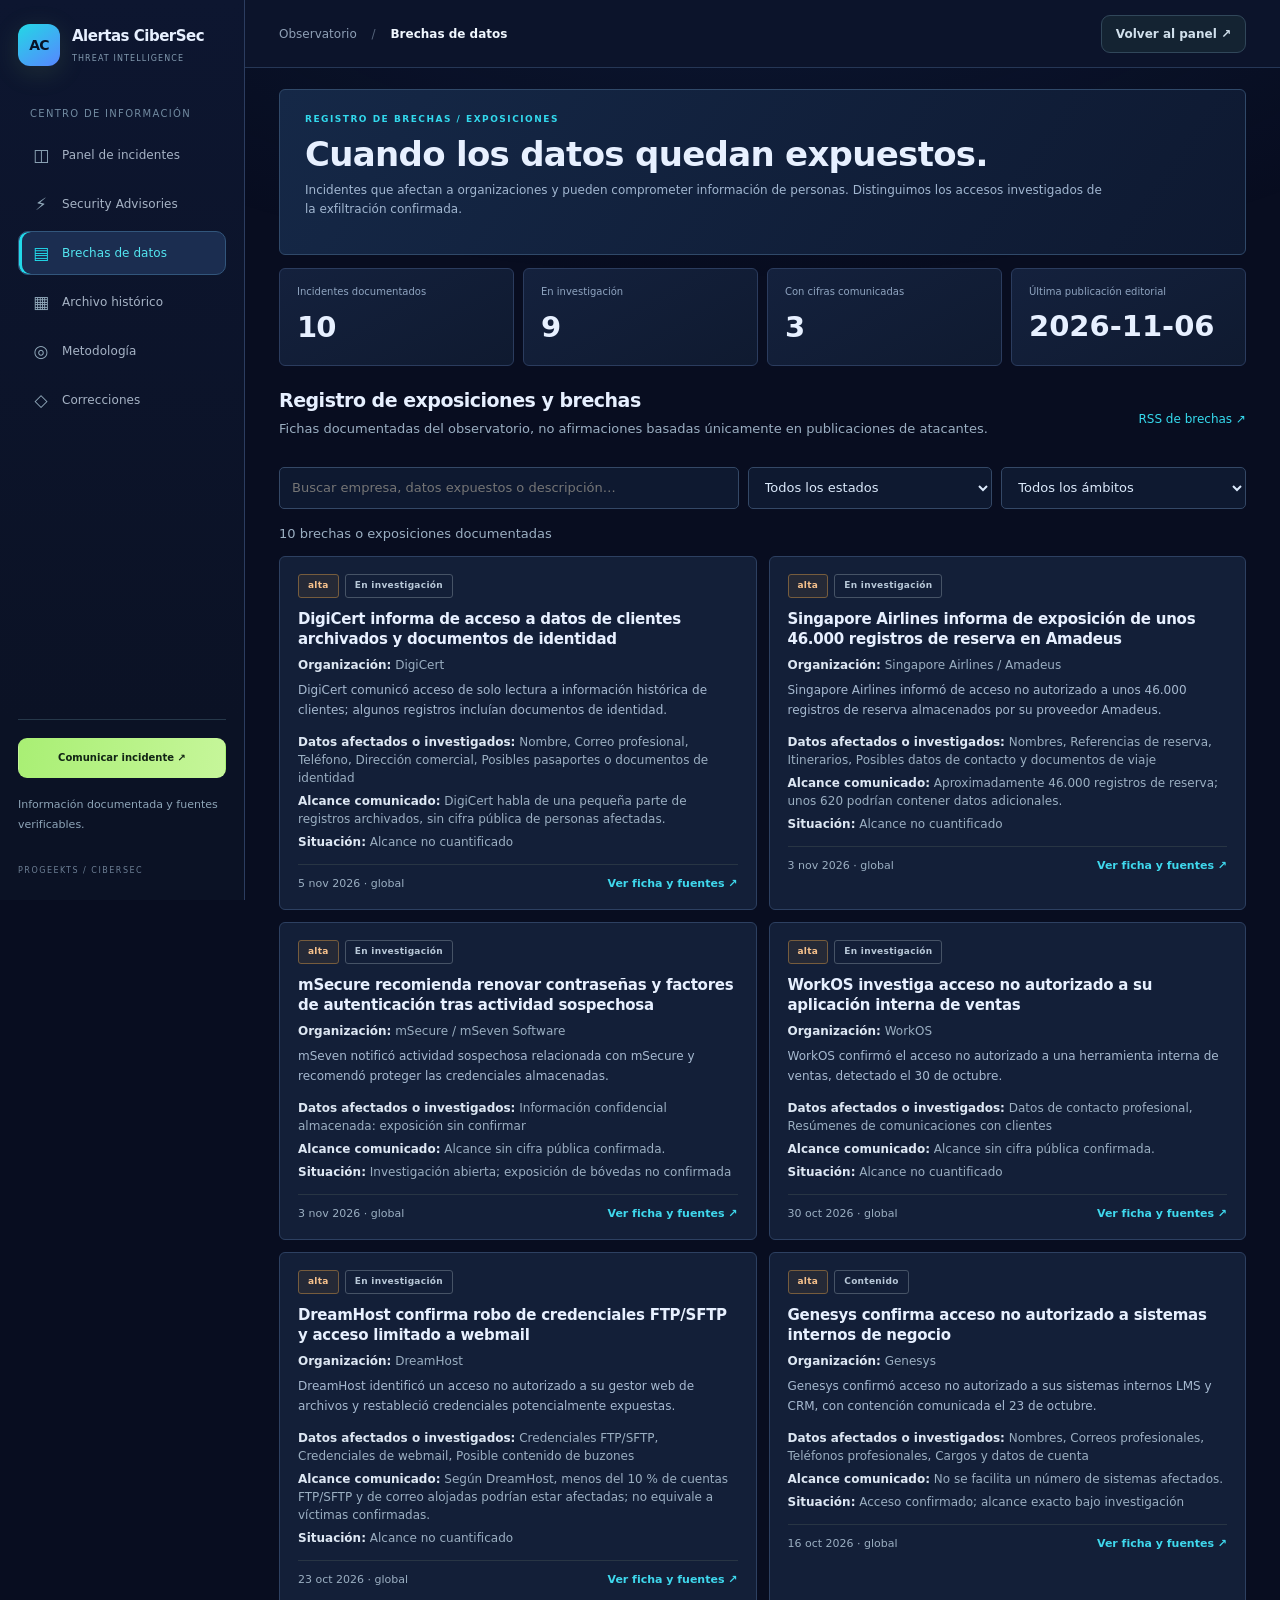
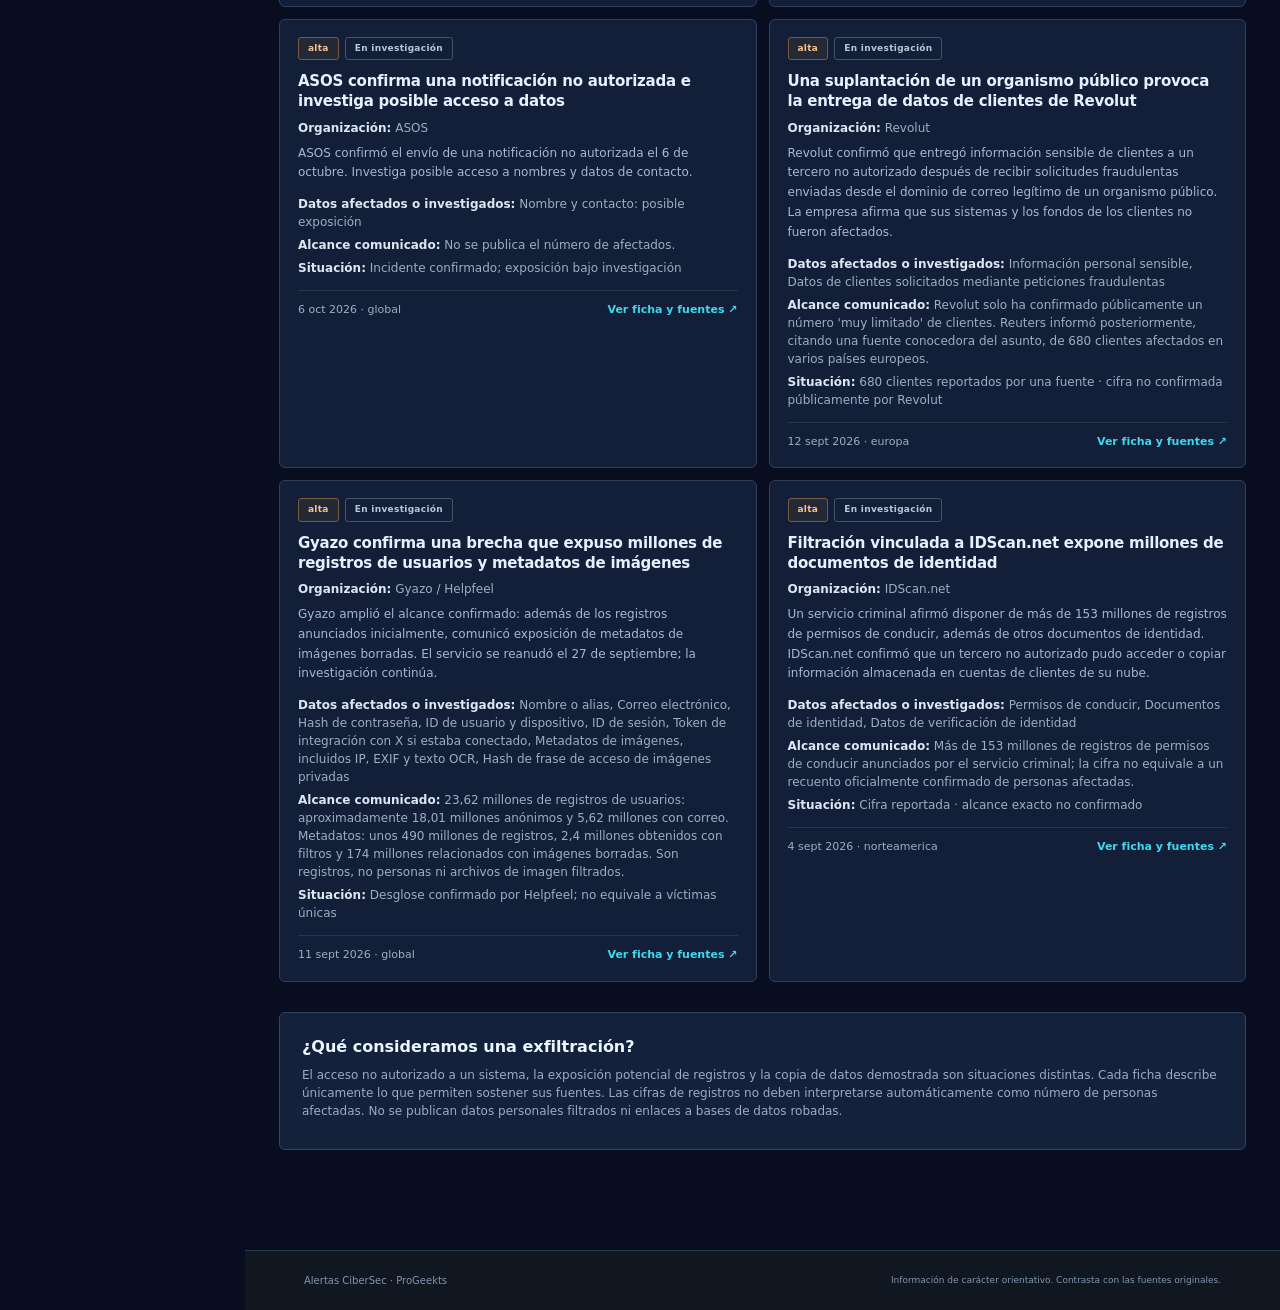
<file: brechas.html>
<!doctype html><html lang="es"><head><meta charset="utf-8"><meta name="viewport" content="width=device-width,initial-scale=1"><meta name="theme-color" content="#0c1017"><meta name="description" content="Brechas de datos, exposiciones de información personal e incidentes de empresas, con fuentes y estado de confirmación."><title>Brechas de datos · Alertas CiberSec</title><link rel="stylesheet" href="styles.css"><link rel="stylesheet" href="intelligence.css"><link rel="stylesheet" href="signal.css"><link rel="stylesheet" href="threat-console.css"><link rel="stylesheet" href="site-unified.css"></head><body class="dashboard-page"><aside class="dashboard-nav"><a class="brand" href="index.html"><span class="brand-mark">AC</span><span><strong>Alertas CiberSec</strong><small>THREAT INTELLIGENCE</small></span></a><p class="nav-label">CENTRO DE INFORMACIÓN</p><nav aria-label="Navegación principal"><a href="index.html"><span>◫</span>Panel de incidentes</a><a href="advisories.html"><span>⚡</span>Security Advisories</a><a class="active" aria-current="page" href="brechas.html"><span>▤</span>Brechas de datos</a><a href="archivo.html"><span>▦</span>Archivo histórico</a><a href="index.html#metodologia"><span>◎</span>Metodología</a><a href="correcciones.html"><span>◇</span>Correcciones</a></nav><div class="nav-bottom"><a class="side-button" href="reportar.html">Comunicar incidente ↗</a><p>Información documentada y fuentes verificables.</p><small>PROGEEKTS / CIBERSEC</small></div></aside><div class="dashboard-workspace"><header class="dashboard-topbar"><span>Observatorio <b>/</b> <strong>Brechas de datos</strong></span><a href="index.html" class="topbar-action">Volver al panel ↗</a></header><main class="dashboard-main intelligence-page"><section class="intel-heading"><p class="eyebrow">REGISTRO DE BRECHAS / EXPOSICIONES</p><h1>Cuando los datos quedan expuestos.</h1><p>Incidentes que afectan a organizaciones y pueden comprometer información de personas. Distinguimos los accesos investigados de la exfiltración confirmada.</p></section>
<section class="intel-metrics" aria-label="Indicadores de brechas"><article><small>Incidentes documentados</small><strong id="bTotal">—</strong></article><article><small>En investigación</small><strong id="bInvestigating">—</strong></article><article><small>Con cifras comunicadas</small><strong id="bFigures">—</strong></article><article><small>Última publicación editorial</small><strong id="bReview" class="date-stat">—</strong></article></section>
<section class="intel-intro"><div class="intel-list-head"><div><h2>Registro de exposiciones y brechas</h2><p>Fichas documentadas del observatorio, no afirmaciones basadas únicamente en publicaciones de atacantes.</p></div><a href="brechas-feed.xml">RSS de brechas ↗</a></div>
<div class="intel-controls"><input id="bSearch" type="search" placeholder="Buscar empresa, datos expuestos o descripción…" aria-label="Buscar empresas"><select id="bState" aria-label="Filtrar estado"><option value="all">Todos los estados</option><option value="investigacion">En investigación</option><option value="activo">Activo</option><option value="contenido">Contenido</option><option value="resuelto">Resuelto</option><option value="seguimiento">Seguimiento</option></select><select id="bGeo" aria-label="Filtrar región"><option value="all">Todos los ámbitos</option><option value="espana">España</option><option value="europa">Europa</option><option value="global">Global</option><option value="norteamerica">Norteamérica</option></select></div>
<p id="bCount" class="intel-result"></p><div id="breachList" class="intel-cards" aria-live="polite">Cargando incidentes…</div></section>
<section class="intel-explain"><strong>¿Qué consideramos una exfiltración?</strong><p>El acceso no autorizado a un sistema, la exposición potencial de registros y la copia de datos demostrada son situaciones distintas. Cada ficha describe únicamente lo que permiten sostener sus fuentes. Las cifras de registros no deben interpretarse automáticamente como número de personas afectadas. No se publican datos personales filtrados ni enlaces a bases de datos robadas.</p></section></main><footer><div class="footer-inner"><span>Alertas CiberSec · ProGeekts</span><div><p>Información de carácter orientativo. Contrasta con las fuentes originales.</p></div></div></footer></div><script src="incidents.js"></script><script src="brechas.js"></script></body></html>
</file>
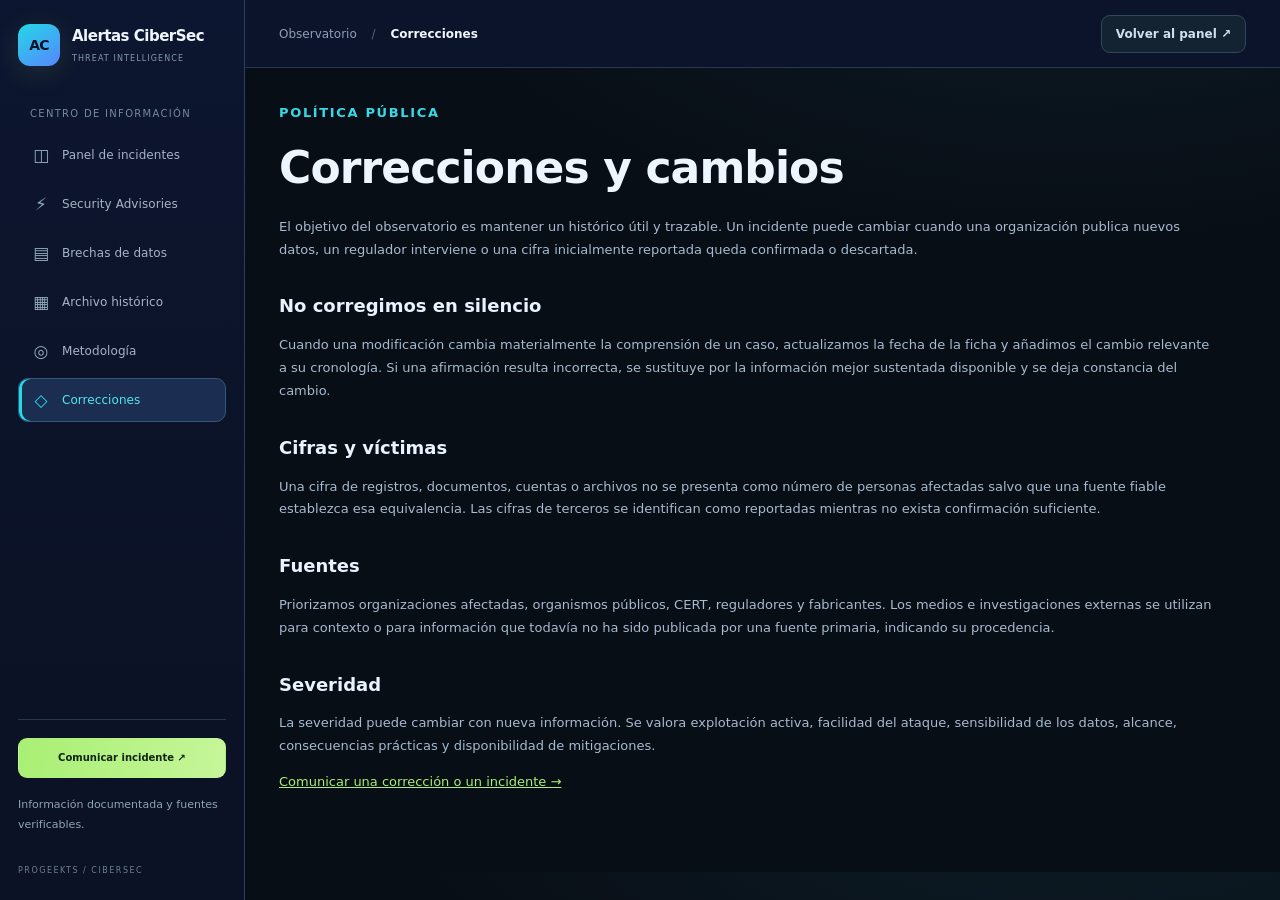
<file: correcciones.html>
<!doctype html><html lang="es"><head><meta charset="utf-8"><meta name="viewport" content="width=device-width,initial-scale=1"><meta name="description" content="Política de correcciones y transparencia del observatorio Incidentes."><title>Correcciones | Incidentes</title><link rel="stylesheet" href="styles.css"><link rel="stylesheet" href="signal.css"><link rel="stylesheet" href="site-unified.css"></head><body class="dashboard-page"><a class="skip-link" href="#content">Ir al contenido</a><aside class="dashboard-nav"><a class="brand" href="index.html"><span class="brand-mark">AC</span><span><strong>Alertas CiberSec</strong><small>THREAT INTELLIGENCE</small></span></a><p class="nav-label">CENTRO DE INFORMACIÓN</p><nav aria-label="Navegación principal"><a href="index.html"><span>◫</span>Panel de incidentes</a><a href="advisories.html"><span>⚡</span>Security Advisories</a><a href="brechas.html"><span>▤</span>Brechas de datos</a><a href="archivo.html"><span>▦</span>Archivo histórico</a><a href="index.html#metodologia"><span>◎</span>Metodología</a><a class="active" aria-current="page" href="correcciones.html"><span>◇</span>Correcciones</a></nav><div class="nav-bottom"><a class="side-button" href="reportar.html">Comunicar incidente ↗</a><p>Información documentada y fuentes verificables.</p><small>PROGEEKTS / CIBERSEC</small></div></aside><div class="dashboard-workspace"><header class="dashboard-topbar"><span>Observatorio <b>/</b> <strong>Correcciones</strong></span><a href="index.html" class="topbar-action">Volver al panel ↗</a></header><main id="content" class="dashboard-main wrap static-page"><p class="eyebrow">POLÍTICA PÚBLICA</p><h1>Correcciones y cambios</h1><p>El objetivo del observatorio es mantener un histórico útil y trazable. Un incidente puede cambiar cuando una organización publica nuevos datos, un regulador interviene o una cifra inicialmente reportada queda confirmada o descartada.</p><h2>No corregimos en silencio</h2><p>Cuando una modificación cambia materialmente la comprensión de un caso, actualizamos la fecha de la ficha y añadimos el cambio relevante a su cronología. Si una afirmación resulta incorrecta, se sustituye por la información mejor sustentada disponible y se deja constancia del cambio.</p><h2>Cifras y víctimas</h2><p>Una cifra de registros, documentos, cuentas o archivos no se presenta como número de personas afectadas salvo que una fuente fiable establezca esa equivalencia. Las cifras de terceros se identifican como reportadas mientras no exista confirmación suficiente.</p><h2>Fuentes</h2><p>Priorizamos organizaciones afectadas, organismos públicos, CERT, reguladores y fabricantes. Los medios e investigaciones externas se utilizan para contexto o para información que todavía no ha sido publicada por una fuente primaria, indicando su procedencia.</p><h2>Severidad</h2><p>La severidad puede cambiar con nueva información. Se valora explotación activa, facilidad del ataque, sensibilidad de los datos, alcance, consecuencias prácticas y disponibilidad de mitigaciones.</p><p><a class="detail-link" href="reportar.html">Comunicar una corrección o un incidente →</a></p></main></div></body></html>
</file>
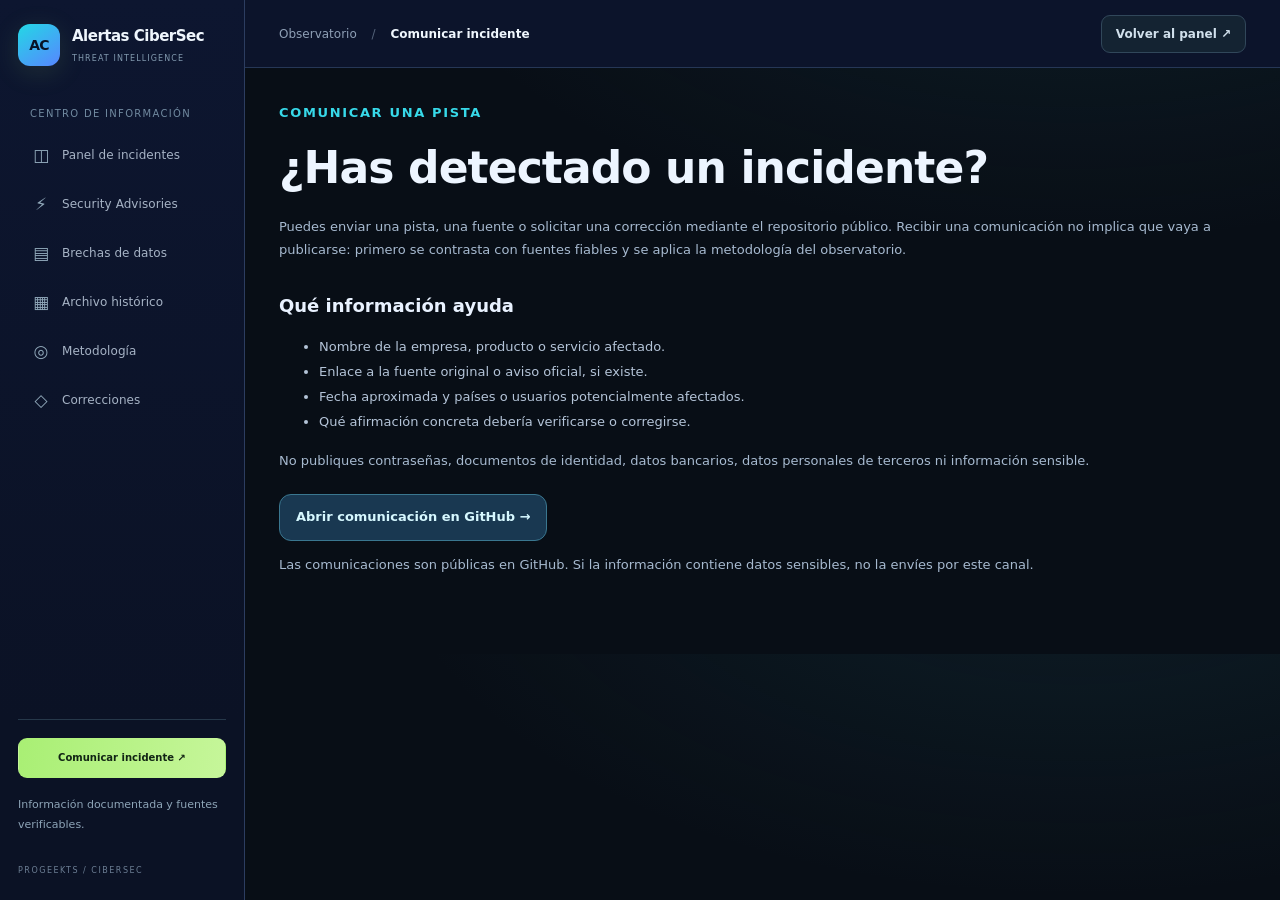
<file: reportar.html>
<!doctype html><html lang="es"><head><meta charset="utf-8"><meta name="viewport" content="width=device-width,initial-scale=1"><meta name="description" content="Comunica un posible incidente o corrección al observatorio."><title>Comunicar incidente | Incidentes</title><link rel="stylesheet" href="styles.css"><link rel="stylesheet" href="extras.css"><link rel="stylesheet" href="signal.css"><link rel="stylesheet" href="site-unified.css"></head><body class="dashboard-page"><a class="skip-link" href="#content">Ir al contenido</a><aside class="dashboard-nav"><a class="brand" href="index.html"><span class="brand-mark">AC</span><span><strong>Alertas CiberSec</strong><small>THREAT INTELLIGENCE</small></span></a><p class="nav-label">CENTRO DE INFORMACIÓN</p><nav aria-label="Navegación principal"><a href="index.html"><span>◫</span>Panel de incidentes</a><a href="advisories.html"><span>⚡</span>Security Advisories</a><a href="brechas.html"><span>▤</span>Brechas de datos</a><a href="archivo.html"><span>▦</span>Archivo histórico</a><a href="index.html#metodologia"><span>◎</span>Metodología</a><a href="correcciones.html"><span>◇</span>Correcciones</a></nav><div class="nav-bottom"><a class="side-button" href="reportar.html">Comunicar incidente ↗</a><p>Información documentada y fuentes verificables.</p><small>PROGEEKTS / CIBERSEC</small></div></aside><div class="dashboard-workspace"><header class="dashboard-topbar"><span>Observatorio <b>/</b> <strong>Comunicar incidente</strong></span><a href="index.html" class="topbar-action">Volver al panel ↗</a></header><main id="content" class="dashboard-main wrap static-page"><p class="eyebrow">COMUNICAR UNA PISTA</p><h1>¿Has detectado un incidente?</h1><p>Puedes enviar una pista, una fuente o solicitar una corrección mediante el repositorio público. Recibir una comunicación no implica que vaya a publicarse: primero se contrasta con fuentes fiables y se aplica la metodología del observatorio.</p><h2>Qué información ayuda</h2><ul><li>Nombre de la empresa, producto o servicio afectado.</li><li>Enlace a la fuente original o aviso oficial, si existe.</li><li>Fecha aproximada y países o usuarios potencialmente afectados.</li><li>Qué afirmación concreta debería verificarse o corregirse.</li></ul><p>No publiques contraseñas, documentos de identidad, datos bancarios, datos personales de terceros ni información sensible.</p><p><a class="report-button" href="https://github.com/progeekts/Incidentes/issues/new" target="_blank" rel="noopener noreferrer">Abrir comunicación en GitHub →</a></p><p class="review-copy">Las comunicaciones son públicas en GitHub. Si la información contiene datos sensibles, no la envíes por este canal.</p></main></div></body></html>
</file>
<file: styles.css>
:root{color-scheme:dark;--navy:#0c1017;--navy2:#131b26;--blue:#c4ef76;--accent:#c4ef76;--blue2:#1a2923;--ink:#edf2f8;--muted:#97a5b6;--line:#2a3544;--soft:#151e2a;--white:#131b26;--red:#ed7984;--orange:#ecb96b;--shadow:0 8px 24px #0002}*{box-sizing:border-box}html{scroll-behavior:smooth;scroll-padding-top:22px}body{margin:0;font-family:Inter,ui-sans-serif,system-ui,-apple-system,"Segoe UI",sans-serif;background:var(--navy);color:var(--ink);line-height:1.5}button,input,select{font:inherit}button,a{touch-action:manipulation}a{color:inherit}button{cursor:pointer}a:focus-visible,button:focus-visible,input:focus-visible,select:focus-visible{outline:2px solid var(--accent);outline-offset:4px}::selection{background:#c4ef7640}h1,h2,h3,p{margin-top:0}.wrap{width:min(1240px,calc(100% - 48px));margin:auto}.brand{display:flex;align-items:center;gap:10px;text-decoration:none}.brand-mark{display:grid;place-items:center;width:37px;height:40px;background:var(--accent);color:#172310;border-radius:8px;font-size:13px;font-weight:800;letter-spacing:-.7px;flex-shrink:0}.brand strong{display:block;font-size:15px;font-weight:650;letter-spacing:-.4px}.brand small{display:block;font-size:7px;color:#8e9cb0;letter-spacing:1.4px;margin-top:5px}.dashboard-nav{position:fixed;inset:0 auto 0 0;width:218px;padding:29px 18px;background:#101721;border-right:1px solid var(--line);z-index:30;display:flex;flex-direction:column}.nav-label{margin:43px 10px 13px;font-size:9px;letter-spacing:1.3px;color:#7d8ba0}.dashboard-nav nav{display:flex;flex-direction:column;gap:7px}.dashboard-nav nav a{display:flex;align-items:center;gap:11px;text-decoration:none;padding:13px 11px;font-size:12px;color:#a6b3c5;border-radius:7px;min-height:45px}.dashboard-nav nav a span{width:19px;font-size:20px;line-height:1}.dashboard-nav nav a.active{background:#c4ef7615;box-shadow:inset 2px 0 var(--accent);color:var(--accent)}.dashboard-nav nav a:hover{background:#202b38;color:var(--ink)}.nav-bottom{margin-top:auto;border-top:1px solid var(--line);padding-top:20px}.nav-bottom p{font-size:11px;color:#8c9bae;margin:17px 0 21px;line-height:1.8}.nav-bottom>small{color:#6c7e94;letter-spacing:1.5px;font-size:8px}.dashboard-workspace{margin-left:218px}.dashboard-topbar{height:65px;padding:0 29px;display:flex;align-items:center;justify-content:space-between;border-bottom:1px solid var(--line);background:#101721;font-size:11px;color:#8e9fb5}.dashboard-topbar b{font-weight:400;margin:0 11px;color:#54637a}.dashboard-topbar strong{color:#d3dfed;font-weight:500}.topbar-action{border:1px solid var(--line);padding:9px 12px;border-radius:6px;text-decoration:none;color:#b9c7d9}.topbar-action:hover{border-color:#6c8054}.dashboard-main{padding:29px;max-width:1770px;margin:auto}.dashboard-heading{display:flex;align-items:center;justify-content:space-between;gap:25px;margin-bottom:25px}.eyebrow{color:var(--accent);font-size:9px;font-weight:650;letter-spacing:1.5px;margin:0 0 8px}.eyebrow.blue{color:var(--accent)}.dashboard-heading h1{font-size:32px;line-height:1.2;font-weight:650;letter-spacing:-1.1px;margin:0 0 9px}.dashboard-heading>div>p:last-child{color:var(--muted);font-size:12px;margin-bottom:0}.review-status{background:#151e29;border:1px solid var(--line);border-radius:9px;padding:13px 16px;min-width:230px}.review-top{font-size:8px;letter-spacing:1.1px;color:#a3b0c2}.review-time{font-size:12px;color:#d6e1ed;margin:7px 0 4px;font-weight:600}.review-status small{font-size:9px;color:#8999ad}.summary-grid{display:grid;grid-template-columns:repeat(5,minmax(0,1fr));gap:12px;margin-bottom:22px}.stat{background:#151e2a;border:1px solid var(--line);padding:17px 16px;border-radius:9px;display:flex;align-items:flex-start;gap:10px;min-width:0;min-height:120px}.stat i{font-style:normal;font-size:17px;color:var(--accent);line-height:1.3}.stat>span{font-size:10px;color:#a0afc2;line-height:1.5;min-width:0}.stat strong{display:block;color:#f1f5fa;font-size:33px;line-height:1;margin-top:17px;font-weight:600;font-variant-numeric:tabular-nums;letter-spacing:-1px}.stat:first-child{background:var(--accent);border-color:var(--accent)}.stat:first-child i,.stat:first-child>span,.stat:first-child strong{color:#253318}.analytics-grid{display:grid;grid-template-columns:1.12fr 1fr 1fr;gap:13px;margin-bottom:29px}.analysis-card{background:#131c27;border:1px solid var(--line);border-radius:10px;padding:19px 18px;min-width:0}.analysis-card h2{font-size:13px;font-weight:600;letter-spacing:-.1px;margin:0 0 5px}.analysis-card header p{font-size:9px;color:#8c9db3;margin:0}.type-bars{display:flex;flex-direction:column;gap:17px;margin:24px 0 10px}.bar-row{display:grid;grid-template-columns:110px minmax(0,1fr) 16px;gap:9px;font-size:10px;align-items:center;color:#a9b7c9}.bar-row b{text-align:right;font-size:11px;color:var(--ink);font-weight:550;font-variant-numeric:tabular-nums}.bar-track{height:7px;background:#263343;border-radius:4px;overflow:hidden}.bar-track i{display:block;height:100%;background:var(--accent);border-radius:4px}.bar-row:nth-child(2n) i{background:#65cbbd}.severity-chart{display:flex;align-items:center;gap:12px;margin:16px 0 12px}.donut{position:relative;width:128px;flex-shrink:0}.donut svg{display:block;width:100%;transform:rotate(-90deg)}.donut>div{position:absolute;inset:0;display:flex;align-items:center;justify-content:center;flex-direction:column}.donut strong{font-size:28px;font-weight:600;letter-spacing:-.8px}.donut small{font-size:9px;color:var(--muted)}.chart-legend{flex:1;min-width:0}.chart-legend>div{display:flex;gap:7px;align-items:center;font-size:10px;margin:13px 0;color:#adbcd0}.chart-legend i{width:6px;height:6px;border-radius:2px;flex-shrink:0}.chart-legend b{margin-left:auto;color:#e7edf5;font-size:12px;font-weight:500}.chart-legend p{font-size:10px;color:var(--muted)}.chart-note{font-size:9px;color:#8296ae;border-top:1px solid var(--line);padding-top:10px;margin-bottom:0;line-height:1.7}.state-rows{margin-top:18px}.state-rows>div{display:flex;gap:9px;align-items:center;padding:9px 0;border-bottom:1px solid #273240;color:#a6b6ca;font-size:10px}.state-rows>div:last-child{border:0}.state-rows b{margin-left:auto;color:#e6edf6;font-size:12px;font-weight:550}.state-dot{width:6px;height:6px;border-radius:50%;background:#8494a7}.state-activo{background:#ed7984}.state-investigacion{background:#ecb96b}.state-seguimiento{background:#89b2ea}.state-contenido,.state-resuelto{background:#65cbbd}.main-layout{display:grid;grid-template-columns:minmax(0,1fr) 244px;gap:20px}.main-column{min-width:0}.section-head{display:flex;align-items:center;justify-content:space-between;gap:15px;margin:0 0 18px}.section-head h2{font-size:18px;font-weight:600;letter-spacing:-.3px;margin:0 0 6px}.section-head p:not(.eyebrow){color:#8f9eb3;font-size:10px;line-height:1.6;margin:0}.section-head>a{font-size:10px;white-space:nowrap;color:var(--accent);text-decoration:none}.controls{display:grid;grid-template-columns:repeat(4,minmax(0,1fr));gap:8px;background:#131c27;border:1px solid var(--line);border-radius:9px;padding:11px;margin-bottom:13px}.controls input,.controls select{width:100%;min-width:0;border:1px solid #334257;background:#101823;padding:10px 9px;border-radius:6px;font-size:10px;color:#bbcade;min-height:40px}.controls input{grid-column:1/-1;font-size:12px}.controls input::placeholder{color:#7e91aa}.controls select{padding-right:4px}.reset-button{justify-self:start;background:transparent;color:#adbcce;font-size:10px;border:0;text-decoration:underline;padding:5px 0;min-height:30px}.incident-list{display:grid;gap:11px;padding-bottom:25px}.incident{display:grid;grid-template-columns:43px minmax(0,1fr);gap:11px;background:#131c27;border:1px solid var(--line);border-radius:9px;padding:17px 15px;position:relative;min-width:0}.incident:hover{border-color:#50654b;box-shadow:var(--shadow)}.date-box{grid-row:1/3;align-self:start;text-align:center;border-right:1px solid #344054;display:flex;flex-direction:column;justify-content:center;align-items:center;gap:2px;padding-right:10px;padding-top:1px;min-width:0}.date-box strong{font-size:24px;font-weight:600;line-height:1.1;color:#dce6f3}.date-box span{font-size:9px;color:#adbed4;font-weight:600}.date-box small{font-size:8px;color:#8193a9}.date-box .date-label{font-size:6px;color:#a9c783;letter-spacing:.3px;margin-bottom:7px;overflow-wrap:anywhere}.org-tile{display:none}.incident-body{min-width:0}.badges{display:flex;gap:5px;flex-wrap:wrap;margin:0 0 9px}.badge{display:inline-block;background:#253244;border:1px solid #3a4759;color:#b3c4d9;padding:3px 6px;border-radius:4px;font-size:8px;font-weight:600;line-height:1.5;text-transform:uppercase}.sev-critica{background:#ed798417;border-color:#ed798440;color:#ffacb3}.sev-alta{background:#ecb96b16;border-color:#ecb96b40;color:#efc487}.sev-media{background:#65cbbd16;border-color:#65cbbd40;color:#90dbcd}.spain{background:#ddbb5f14;border-color:#ddbb5f40;color:#dfc47d}.new-badge{background:#c4ef7612;border-color:#c4ef7635;color:#c4ef76}.updated-badge{background:#89b2ea12;border-color:#89b2ea35;color:#9ac5ff}.incident h3{font-size:15px;font-weight:550;line-height:1.4;letter-spacing:-.2px;margin:0 0 7px}.incident-title{text-decoration:none}.incident-title:hover{color:var(--accent)}.incident-lead{font-size:11px;color:#a6b5c9;line-height:1.75;margin:0;display:-webkit-box;-webkit-line-clamp:2;-webkit-box-orient:vertical;overflow:hidden}.micro-meta{display:flex;gap:5px 13px;flex-wrap:wrap;margin-top:10px;font-size:8px;color:#869ab4;line-height:1.7}.micro-meta .new-meta{color:#aacb7f}.updated-meta{color:#9bbfe8}.affect-box{grid-column:2;background:#1a2532;border:1px solid #2b3b4b;border-radius:6px;padding:9px 11px;display:flex;align-items:center;flex-wrap:wrap;gap:5px 10px}.affect-box strong{font-size:9px;color:#b5c9d6;font-weight:650}.affect-box p{font-size:10px;color:#9aadc4;line-height:1.6;margin:0;flex:1;min-width:150px;display:-webkit-box;-webkit-line-clamp:2;-webkit-box-orient:vertical;overflow:hidden}.affect-box a{font-size:10px;color:var(--accent);text-decoration:none;min-height:30px;display:flex;align-items:center}.sidebar{display:grid;align-content:start;gap:13px;padding-top:0}.side-card{background:#131c27;border:1px solid var(--line);border-radius:9px;padding:18px 16px}.side-label{display:block;font-size:8px;color:#7f94ae;letter-spacing:1.1px;margin-bottom:13px}.side-card h3{font-size:13px;font-weight:550;line-height:1.6;margin:0 0 10px}.side-card p{font-size:11px;line-height:1.8;color:#99abc1;margin-bottom:12px}.side-card>a:not(.side-button){display:block;color:#bad0e7;font-size:10px;text-decoration:none;line-height:1.7;padding:10px 0;border-bottom:1px solid #2a3544}.side-card>a:last-child{border-bottom:0}.side-card>a small{display:block;color:#738aa5;font-size:9px;margin-top:3px}.side-card>a:hover{color:var(--accent)}.side-button{display:block;background:#c4ef7614;border:1px solid #c4ef7640;color:var(--accent);font-size:10px;text-align:center;font-weight:550;line-height:1.6;padding:11px 9px;text-decoration:none;border-radius:6px}.side-button:hover{background:#c4ef7625}.focus-card{border-top:2px solid #c4ef7680}.methodology{border-top:1px solid var(--line);padding:27px 0 14px;margin-top:18px}.methodology h2{font-size:20px;font-weight:550;letter-spacing:-.4px;margin:0 0 18px}.method-grid{display:grid;grid-template-columns:repeat(4,minmax(0,1fr));gap:12px}.method-grid div{background:#131c27;border:1px solid var(--line);border-radius:9px;padding:17px}.method-grid b{font-size:19px;color:#c4ef76a0;display:block;margin-bottom:8px;font-weight:450}.method-grid strong{font-size:12px;font-weight:550}.method-grid p{font-size:10px;color:#8fa3bd;margin:7px 0 0;line-height:1.8}footer{border-top:1px solid var(--line);background:#101721;color:#8195b1;font-size:10px}.footer-inner{display:flex;justify-content:space-between;align-items:center;gap:20px;padding:20px 29px}.footer-inner p{margin:3px 0;font-size:9px}.footer-inner strong{color:#b0c4de}.empty{padding:30px;border:1px dashed #3d4c61;background:#131c27;border-radius:9px;color:#97aac4;text-align:center;font-size:12px}.skip-link{position:fixed;left:230px;top:-100px;padding:12px;background:var(--accent);color:#172310;z-index:100;border-radius:6px}.skip-link:focus{top:10px}.site-header{background:#101721;border-bottom:1px solid var(--line)}.header-inner{min-height:70px;display:flex;justify-content:space-between;align-items:center;gap:20px}.topnav{display:flex;gap:17px;align-items:center}.topnav a{text-decoration:none;font-size:12px;min-height:42px;display:flex;align-items:center;color:#b3c5db}.topnav a:hover{color:var(--accent)}.static-page,.detail-page{padding:34px 0 55px}.static-page{max-width:1000px!important}.static-page h1,.detail-page h1{font-size:clamp(25px,3.5vw,37px);font-weight:600;letter-spacing:-.7px;line-height:1.3;margin:14px 0 20px}.static-page p,.static-page li{font-size:13px;color:#a7b9d0;line-height:1.9}.static-page h2{font-size:18px;margin-top:29px}.static-page a:not(.archive-row){color:var(--accent)}.back-link{font-size:11px;display:inline-flex;align-items:center;min-height:40px;color:var(--accent);text-decoration:none;margin-bottom:12px}.quick-facts{display:grid;grid-template-columns:repeat(3,minmax(0,1fr));gap:12px;margin:20px 0}.quick-facts>div,.detail-block{background:#141e2a;border:1px solid var(--line);padding:18px;border-radius:9px;min-width:0}.quick-facts span{display:block;color:#8299b6;font-size:9px;letter-spacing:.4px}.quick-facts strong{display:block;font-size:12px;font-weight:500;margin-top:8px;overflow-wrap:anywhere}.quick-facts small{display:block;font-size:9px;color:#8095b0;margin-top:6px}.date-context{background:#c4ef760b;border-left:3px solid var(--accent);padding:13px 17px;border-radius:0 7px 7px 0;margin:20px 0}.date-context strong{display:block;color:#c5dfa3;font-size:12px}.date-context span{display:block;color:#96abc4;font-size:11px;margin-top:5px;line-height:1.8}.detail-page .incident-lead{display:block;overflow:visible;font-size:14px;margin:23px 0;line-height:1.8}.ten-sec{display:grid;grid-template-columns:repeat(3,minmax(0,1fr));gap:12px;margin:24px 0}.ten-sec>div{background:#172333;border:1px solid #34465c;padding:18px;border-radius:9px}.ten-sec span{font-size:9px;letter-spacing:.7px;color:var(--accent)}.ten-sec p{font-size:12px;color:#b2c3d9;line-height:1.9;margin:11px 0 0}.detail-grid{display:grid;grid-template-columns:repeat(2,minmax(0,1fr));gap:12px;margin:25px 0}.detail-block h2,.timeline h2{font-size:18px;font-weight:550}.detail-block p,.detail-block li,.sources p{font-size:12px;line-height:1.9;color:#acbed5}.actions{padding-left:20px}.actions li{margin-bottom:10px}.scale-callout{padding:18px;border:1px solid #ecb96b40;background:#ecb96b0b;border-radius:8px;margin:20px 0}.scale-callout span{display:block;color:#e2bc84;font-size:10px}.scale-callout strong{display:block;font-size:16px;font-weight:550;margin-top:8px}.timeline{background:#131c27;border:1px solid var(--line);padding:20px;border-radius:9px;margin:23px 0}.timeline-row{display:grid;grid-template-columns:100px minmax(0,1fr);gap:17px;border-top:1px solid var(--line);padding:15px 0}.timeline-row time{color:var(--accent);font-size:11px}.timeline-row p{font-size:12px;line-height:1.9;color:#a7b9d0;margin:0}.sources{padding:20px;border:1px solid var(--line);border-radius:9px;background:#131c27;margin:20px 0}.sources strong{font-size:13px;font-weight:550}.sources a{display:block;color:#b9d99a;font-size:12px;padding:13px 0;border-bottom:1px solid var(--line);overflow-wrap:anywhere}.sources a:last-child{border:0}.sources small{display:block;font-size:9px;color:#8298b5;margin-bottom:5px}
@media(min-width:1550px){.incident{grid-template-columns:48px minmax(0,1fr) 200px}.affect-box{grid-column:3;grid-row:1/3;display:block;padding:13px}.affect-box p{min-width:0;margin:7px 0}.date-box{grid-row:1/3}.incident-body{grid-column:2}.affect-box a{margin-top:8px}.incident-list{gap:13px}.incident h3{font-size:16px}}
@media(max-width:1250px){.dashboard-nav{width:195px;padding:25px 14px}.dashboard-workspace{margin-left:195px}.brand strong{font-size:13px}.brand small{font-size:6px}.dashboard-main{padding:24px}.dashboard-topbar{padding:0 24px}.analytics-grid{grid-template-columns:1fr 1fr}.analytics-grid>.analysis-card:last-child{grid-column:1/-1}.state-rows{display:flex;gap:18px;flex-wrap:wrap}.state-rows>div{flex:1;min-width:120px;border-bottom:0}.main-layout{grid-template-columns:minmax(0,1fr) 210px;gap:15px}.stat{padding:16px 12px;gap:7px}.stat i{font-size:14px}.stat>span{font-size:9px}.controls{grid-template-columns:repeat(2,minmax(0,1fr))}}
@media(max-width:1000px){.summary-grid{grid-template-columns:repeat(3,minmax(0,1fr))}.main-layout{grid-template-columns:1fr}.sidebar{grid-template-columns:repeat(2,minmax(0,1fr))}.dashboard-heading{align-items:flex-start}.dashboard-heading h1{font-size:28px}.review-status{min-width:200px;max-width:235px}.analytics-grid{grid-template-columns:1fr}.analytics-grid>.analysis-card:last-child{grid-column:auto}.type-bars{margin-top:21px}.severity-chart{gap:25px}.chart-legend{max-width:260px}.method-grid{grid-template-columns:repeat(2,minmax(0,1fr))}.ten-sec{grid-template-columns:1fr}}
@media(max-width:720px){html{scroll-padding-top:128px}.dashboard-nav{position:sticky;top:0;width:100%;height:auto;display:block;padding:12px 16px 0;border-right:0;border-bottom:1px solid var(--line);background:#101721f5;backdrop-filter:blur(12px)}.brand strong{font-size:15px}.brand small{font-size:7px}.brand-mark{width:31px;height:34px;font-size:11px}.nav-label,.nav-bottom{display:none}.dashboard-nav nav{flex-direction:row;gap:5px;overflow-x:auto;margin-top:11px;padding-bottom:10px;scrollbar-width:none}.dashboard-nav nav a{font-size:10px;padding:9px 12px;min-height:36px;white-space:nowrap;flex-shrink:0}.dashboard-nav nav a span{display:none}.dashboard-nav nav a.active{box-shadow:none}.dashboard-workspace{margin-left:0}.dashboard-topbar{height:52px;padding:0 16px;font-size:9px}.dashboard-topbar b{margin:0 6px}.topbar-action{font-size:9px;padding:8px}.dashboard-main{padding:23px 16px}.dashboard-heading{display:block;margin-bottom:20px}.dashboard-heading h1{font-size:28px;margin-bottom:10px}.dashboard-heading>div>p:last-child{font-size:12px}.review-status{max-width:none;min-width:0;margin-top:17px;padding:11px 13px;display:grid;grid-template-columns:1fr;gap:2px}.review-top{font-size:8px}.review-time{font-size:12px;margin:4px 0}.review-status small{font-size:9px}.summary-grid{grid-template-columns:repeat(2,minmax(0,1fr));gap:9px;margin-bottom:18px}.stat{padding:15px 12px;min-height:105px;gap:8px}.stat>span{font-size:10px}.stat strong{font-size:30px;margin-top:13px}.stat:last-child{grid-column:1/-1;min-height:0;align-items:center;justify-content:space-between}.stat:last-child>span{display:flex;align-items:center;justify-content:space-between;gap:20px;width:100%}.stat:last-child strong{margin-top:0;font-size:25px}.analytics-grid{gap:11px;margin-bottom:26px}.analysis-card{padding:18px 16px}.analysis-card h2{font-size:14px}.analysis-card header p{font-size:10px}.bar-row{grid-template-columns:120px minmax(0,1fr) 18px;font-size:11px}.type-bars{gap:17px;margin:23px 0 9px}.donut{width:135px}.severity-chart{gap:23px;margin:17px 0}.chart-legend>div{font-size:11px;margin:15px 0}.chart-note{font-size:10px}.state-rows{display:block;margin:15px 0 0}.state-rows>div{border-bottom:1px solid #273240;padding:10px 0;font-size:11px}.section-head{align-items:flex-start;gap:10px}.section-head h2{font-size:18px}.section-head>a{font-size:10px;white-space:normal;text-align:right;max-width:94px;line-height:1.7}.section-head p:not(.eyebrow){font-size:10px}.controls{padding:10px;gap:8px}.controls input{font-size:13px;min-height:44px}.controls select{font-size:11px;min-height:44px}.reset-button{min-height:34px;font-size:11px}.incident{grid-template-columns:36px minmax(0,1fr);gap:10px;padding:15px 12px}.date-box{padding-right:8px}.date-box strong{font-size:21px}.date-box .date-label{font-size:5px;letter-spacing:0}.incident h3{font-size:15px;line-height:1.5}.badges{gap:5px}.badge{font-size:8px}.incident-lead{font-size:12px;line-height:1.8}.micro-meta{font-size:9px;gap:5px 9px}.affect-box{padding:10px;display:block}.affect-box strong{font-size:10px}.affect-box p{min-width:0;font-size:11px;line-height:1.8;margin:5px 0}.affect-box a{font-size:11px;min-height:38px}.sidebar{grid-template-columns:1fr;gap:11px;margin-top:6px}.side-card{padding:19px 17px}.side-card h3{font-size:14px}.side-card p{font-size:12px}.side-card>a:not(.side-button){font-size:12px;min-height:42px}.side-button{font-size:12px;min-height:44px;padding:12px}.methodology{padding-top:24px;margin-top:25px}.method-grid{grid-template-columns:1fr}.method-grid p{font-size:12px}.method-grid strong{font-size:13px}.footer-inner{display:block;padding:18px 16px;line-height:1.8}.footer-inner>div{margin-top:8px}.footer-inner p{font-size:10px}.skip-link{left:16px}.wrap{width:calc(100% - 32px)}.header-inner{display:block;padding:14px 0}.topnav{margin-top:12px;gap:19px;flex-wrap:wrap}.topnav a{font-size:11px;min-height:36px}.static-page,.detail-page{padding:24px 0 35px}.quick-facts,.detail-grid{grid-template-columns:1fr}.quick-facts{gap:9px}.quick-facts strong{font-size:13px}.ten-sec{gap:10px}.ten-sec p,.detail-block p,.detail-block li{font-size:13px}.timeline-row{grid-template-columns:1fr;gap:5px}.sources a{font-size:12px;line-height:1.9}.date-context span{font-size:12px}}
@media(prefers-reduced-motion:reduce){html{scroll-behavior:auto}}
</file>
<file: intelligence.css>
.intelligence-page{max-width:1450px}.intel-heading{padding:25px 0 14px}.intel-heading h1{font-size:clamp(28px,4vw,43px);letter-spacing:-1.6px;margin:4px 0 8px}.intel-heading>p:last-child{max-width:800px;color:var(--muted);font-size:15px}.intel-metrics{display:grid;grid-template-columns:repeat(4,minmax(0,1fr));gap:12px;margin:16px 0 30px}.intel-metrics article{padding:19px 20px;background:var(--soft);border:1px solid var(--line);border-radius:12px;min-width:0}.intel-metrics small{display:block;color:var(--muted);font-size:12px;margin-bottom:7px}.intel-metrics strong{font-size:32px;font-weight:700;letter-spacing:-1px}.intel-metrics strong.date-stat{font-size:15px;letter-spacing:0;line-height:1.4;display:block}.intel-intro{margin:22px 0 34px}.intel-intro h2{font-size:23px;letter-spacing:-.5px;margin-bottom:5px}.intel-intro>p,.intel-list-head p{color:var(--muted);font-size:13px;margin:0 0 13px}.intel-list-head{display:flex;justify-content:space-between;align-items:center;gap:12px;flex-wrap:wrap}.intel-list-head a{font-size:12px;color:var(--accent);text-decoration:none}.intel-controls{display:flex;gap:9px;flex-wrap:wrap;margin:15px 0}.intel-controls input,.intel-controls select{min-height:42px;padding:10px 12px;border-radius:9px;background:#101823;border:1px solid #394658;color:var(--ink);font-size:13px}.intel-controls input{flex:2 1 260px;min-width:0}.intel-controls select{flex:1 1 145px;min-width:0}.intel-cards{display:grid;grid-template-columns:repeat(2,minmax(0,1fr));gap:12px}.intel-card{background:#131d29;border:1px solid #303c4b;border-radius:12px;padding:18px 20px;min-width:0}.intel-card header{display:flex;align-items:center;gap:6px;flex-wrap:wrap;margin-bottom:11px}.intel-chip{display:inline-block;padding:3px 9px;border-radius:5px;border:1px solid #465366;color:#b8c8d8;font-size:10px;font-weight:700;letter-spacing:.3px}.intel-chip.critical{color:#fa9c9c;border-color:#99545c;background:#522b333f}.intel-chip.high{color:#f6c18c;border-color:#765c3d;background:#6e4f3033}.intel-chip.kev{color:#ffc9cb;background:#5a222b77;border-color:#ae5563}.intel-chip.ok{color:#b8e6ab;border-color:#4e8251}.intel-card h3{font-size:16px;line-height:1.35;letter-spacing:-.25px;margin:0 0 7px}.intel-card .desc{color:#b3becb;font-size:13px;line-height:1.5;margin:7px 0 12px}.intel-card .detail{font-size:12px;color:var(--muted);margin:5px 0}.intel-card .detail b{color:#dde7f3;font-weight:600}.intel-card .foot{display:flex;justify-content:space-between;gap:10px;align-items:center;flex-wrap:wrap;border-top:1px solid #283544;padding-top:11px;margin-top:13px;font-size:11px;color:var(--muted)}.intel-card .foot a{color:var(--accent);text-decoration:none;font-weight:650}.intel-explain{border:1px solid #334251;background:#14202b;border-radius:10px;padding:18px;margin:30px 0}.intel-explain strong{display:block;margin-bottom:5px}.intel-explain p{color:var(--muted);font-size:12px;margin:7px 0}.intel-more{display:flex;justify-content:center;margin:16px}.intel-more button{background:#253622;border:1px solid #65804d;color:#d9e9cf;border-radius:8px;padding:10px 24px}.intel-result{color:var(--muted);font-size:12px;margin:11px 0}.intel-empty{padding:24px;color:var(--muted);background:#131d29;border:1px solid var(--line);border-radius:9px}@media(max-width:980px){.intel-metrics{grid-template-columns:repeat(2,minmax(0,1fr))}}@media(max-width:650px){.intel-metrics{gap:9px}.intel-metrics article{padding:13px}.intel-metrics strong{font-size:26px}.intel-cards{grid-template-columns:1fr}.intel-heading{padding-top:8px}.intel-card{padding:15px}.intel-controls{display:grid;grid-template-columns:1fr 1fr}.intel-controls input{grid-column:span 2}.intel-controls select{width:100%}}
.intel-links{display:grid;grid-template-columns:repeat(2,minmax(0,1fr));gap:12px;margin:12px 0 24px}.intel-links>a{display:flex;align-items:center;gap:15px;background:#15212c;border:1px solid #334554;padding:19px 20px;text-decoration:none;border-radius:12px;transition:border-color .15s}.intel-links>a:hover{border-color:#c4ef76}.intel-links strong{display:block;font-size:16px}.intel-links small{display:block;font-size:11px;color:#a5b4c5;margin-top:5px}.intel-link-icon{display:grid;place-items:center;width:45px;height:45px;border-radius:9px;background:#263f30;font-size:25px;flex-shrink:0}.intel-link-arrow{margin-left:auto;color:#c4ef76}@media(max-width:750px){.intel-links{grid-template-columns:1fr}.intel-links>a{padding:14px}}

.candidate-section{margin-top:30px}.candidate-list{display:grid;gap:7px;margin-top:14px}.candidate-row{display:flex;align-items:center;justify-content:space-between;gap:12px;padding:13px 16px;background:#131d29;border:1px solid #303d4b;border-radius:9px;text-decoration:none}.candidate-row:hover{border-color:#7b985a}.candidate-row small{display:block;color:#9daebf;font-size:11px;margin-bottom:5px}.candidate-row strong{display:block;font-size:13px;font-weight:570}.candidate-status{white-space:nowrap;color:#d9bc7a;font-size:11px}.candidate-note{font-size:11px;color:#a0aec0;margin:12px 0 0}@media(max-width:650px){.candidate-row{align-items:flex-start;flex-direction:column}.candidate-status{align-self:flex-end}}

/* Radar de prioridades: datos automáticos, diferenciados del inventario editorial */
.priority-radar{background:#121c27;border:1px solid #344453;border-radius:14px;padding:24px;margin:15px 0 24px}
.radar-header{display:flex;align-items:flex-start;justify-content:space-between;gap:18px;flex-wrap:wrap}
.radar-header h2{font-size:25px;letter-spacing:-.5px;margin:5px 0}
.radar-header p:last-child{font-size:13px;color:var(--muted);max-width:760px;margin:0}
.radar-header a{color:var(--accent);text-decoration:none;font-size:12px}
.radar-metrics{display:grid;grid-template-columns:repeat(4,minmax(0,1fr));gap:10px;margin:20px 0}
.radar-metrics>div{background:#0d1520;border:1px solid #2b3b4b;border-radius:9px;padding:12px 15px;min-width:0}
.radar-metrics small{display:block;color:var(--muted);font-size:11px;margin-bottom:5px}
.radar-metrics strong{font-size:24px;font-weight:700}
.radar-controls{margin:0 0 17px}
.radar-controls>label{font-size:12px;color:#d9e5f1;display:block;margin-bottom:7px}
.radar-input-row{display:flex;gap:9px}
.radar-input-row input{width:100%;min-width:0;flex:1;border:1px solid #425368;background:#0e1620;padding:11px 13px;border-radius:8px;color:var(--ink);font-size:13px}
.radar-input-row button{background:#293a2a;border:1px solid #4e6745;border-radius:8px;color:#e4f1de;padding:10px 15px;font-size:12px}
.radar-checks{display:flex;flex-wrap:wrap;gap:16px;margin-top:12px;font-size:12px;color:#c0cedc}
.radar-checks label{display:flex;align-items:center;gap:7px;cursor:pointer}
.radar-checks input{accent-color:#c4ef76}
.radar-results{display:grid;grid-template-columns:repeat(2,minmax(0,1fr));gap:10px}
.radar-result{border:1px solid #304151;background:#101924;border-radius:10px;padding:15px;min-width:0}
.radar-result-top{display:flex;flex-wrap:wrap;gap:6px;margin-bottom:10px}
.radar-result h3{font-size:14px;margin:0 0 7px;line-height:1.4}
.radar-result p{font-size:12px;color:var(--muted);margin:0 0 12px}
.radar-result-bottom{display:flex;justify-content:space-between;align-items:flex-end;gap:12px;border-top:1px solid #2d3a49;padding-top:10px}
.radar-result-bottom span{font-size:11px;color:#b7c4d4;overflow-wrap:anywhere}
.radar-result-bottom a{color:var(--accent);white-space:nowrap;font-size:11px;text-decoration:none}
.radar-footer{border-top:1px solid #304151;margin-top:17px;padding-top:10px}
.radar-footer p{color:var(--muted);font-size:11px;margin:5px 0}
.radar-stale{border-color:#997143}
.radar-stale #radarStatus{color:#ffd29c}
@media(max-width:850px){.radar-metrics{grid-template-columns:repeat(2,minmax(0,1fr))}}
@media(max-width:650px){.priority-radar{padding:15px}.radar-results{grid-template-columns:1fr}.radar-metrics{gap:7px}.radar-metrics>div{padding:11px}.radar-metrics strong{font-size:20px}.radar-result-bottom{flex-wrap:wrap}}
</file>
<file: signal.css>
/* Alertas CiberSec · Signal design system · 2026 */
:root{
  --navy:#080e16;--navy2:#101b28;--soft:#101d2b;--white:#101d2b;
  --line:#26384a;--ink:#eff6fd;--muted:#9bafc2;--accent:#a9ef74;--blue:#a9ef74;
  --red:#ff7785;--orange:#f0b779;--shadow:0 20px 60px rgba(0,0,0,.17);
}
html{scroll-behavior:smooth}
body{
 background:radial-gradient(ellipse 1000px 560px at 84% -150px,rgba(40,98,112,.20),transparent 70%),#080e16;
 color:var(--ink);font-feature-settings:"tnum" 1;
}
.dashboard-nav{
 width:245px;padding:24px 18px 20px;
 background:linear-gradient(175deg,#101c28,#0c1520 70%);
 border-right:1px solid #263849;
}
.brand{align-items:center;gap:12px}
.brand-mark{
 width:42px;height:42px;border-radius:12px;
 background:linear-gradient(135deg,#c8fb91,#81d6a5);
 color:#102219;box-shadow:0 6px 28px #a9ef7420;font-size:14px;
}
.brand strong{font-size:15px;font-weight:750;letter-spacing:-.5px}
.brand small{font-size:8px;letter-spacing:1.1px;color:#829aaf}
.nav-label{margin:40px 12px 12px;font-size:10px;color:#718aa0}
.dashboard-nav nav{gap:5px}
.dashboard-nav nav a{
 border:1px solid transparent;border-radius:10px;min-height:44px;
 font-size:12px;font-weight:530;letter-spacing:.06px;padding:11px 12px;
 transition:background .15s,border-color .15s,color .15s;
}
.dashboard-nav nav a span{width:20px;font-size:17px;text-align:center;color:#8fa7b8}
.dashboard-nav nav a.active{
 background:#a9ef7410;border-color:#a9ef7438;
 color:#dbffc4;box-shadow:inset 3px 0 #a9ef74;
}
.dashboard-nav nav a.active span{color:#c5ff9e}
.dashboard-nav nav a:hover{background:#1d3040;border-color:#32485a}
.nav-bottom{padding-top:18px}
.nav-bottom .side-button{
 background:linear-gradient(100deg,#a9ef74,#c6f69a);color:#112414;
 border-color:transparent;font-weight:750;border-radius:9px;text-align:center;
}
.nav-bottom p{color:#8da4b7}
.dashboard-workspace{margin-left:245px;min-width:0}
.dashboard-topbar{
 height:68px;background:rgba(10,19,29,.88);backdrop-filter:blur(12px);
 border-bottom:1px solid #263849;padding:0 34px;
 font-size:12px;
}
.dashboard-topbar strong{font-weight:700;color:#f0f7fe}
.topbar-action{
 border-color:#31475a;background:#142332;border-radius:9px;
 padding:9px 14px;color:#d1e0ec;font-weight:600;
}
.topbar-action:hover{background:#1b3142;border-color:#679574}
.dashboard-main{padding:31px 34px 70px;max-width:1650px}
.dashboard-heading{gap:20px;align-items:stretch;margin:4px 0 25px}
.dashboard-heading>div{display:flex;flex-direction:column;justify-content:center}
.eyebrow{font-size:10px;color:#b6f489;letter-spacing:1.65px;font-weight:750}
.dashboard-heading h1,.intel-heading h1{
 font-size:clamp(30px,3vw,45px);line-height:1.13;letter-spacing:-1.65px;
 font-weight:760;margin:4px 0 12px;
}
.dashboard-heading>div>p:last-child,.intel-heading>p:last-child{
 font-size:14px;color:#a8b9c9;line-height:1.65;
}
.review-status{
 min-width:280px;max-width:330px;
 background:linear-gradient(125deg,#142b33,#111c2b);
 border:1px solid #355461;border-radius:13px;padding:17px 19px;
 box-shadow:inset 0 1px rgba(255,255,255,.03);
}
.review-top{font-size:10px;letter-spacing:1.5px;color:#bbd3d5;font-weight:650}
.review-top:before{content:"";display:inline-block;width:7px;height:7px;border-radius:50%;background:#a9ef74;margin-right:9px;box-shadow:0 0 0 4px #a9ef741a}
.review-time{font-size:15px;font-weight:750;margin:10px 0 6px}
.review-status small{font-size:11px;line-height:1.5;color:#92a8b8}
.intel-links{gap:14px;margin:0 0 26px}
.intel-links>a{
 border:1px solid #345060;border-radius:14px;padding:21px 23px;
 background:linear-gradient(115deg,#19303c,#10212e);
 min-height:112px;position:relative;overflow:hidden;transition:transform .18s,border-color .18s,background .18s;
}
.intel-links>a:nth-child(2){background:linear-gradient(115deg,#282836,#161f30);border-color:#414052}
.intel-links>a:hover{transform:translateY(-2px);border-color:#a9ef74}
.intel-links>a:before{content:"";position:absolute;width:110px;height:110px;right:-45px;top:-40px;border:1px solid #ffffff16;border-radius:50%}
.intel-links strong{font-size:17px;font-weight:720}
.intel-links small{font-size:12px;line-height:1.5;max-width:300px}
.intel-link-icon{background:#a9ef7416;color:#c1f89c;width:48px;height:48px}
.summary-grid{gap:12px;margin-bottom:15px}
.stat{
 border-radius:13px;border-color:#2c4352;
 background:linear-gradient(150deg,#142333,#101b29);
 min-height:128px;padding:18px;gap:13px;
}
.stat:first-child{background:linear-gradient(145deg,#bdf78f,#93d9a1);border-color:#b8ee90}
.stat i{font-size:19px}
.stat>span{font-size:11px;color:#a9bdcd;line-height:1.4}
.stat strong{font-size:35px;font-weight:750;letter-spacing:-1.4px;margin-top:16px}
.analytics-grid{gap:13px;margin-bottom:34px}
.analysis-card{
 background:linear-gradient(145deg,#142331,#111b27);
 border-color:#293e50;border-radius:14px;padding:22px;min-width:0;
}
.analysis-card h2{font-size:15px;font-weight:730}
.analysis-card header p{font-size:11px;color:#92a8bc}
.bar-track{height:8px;background:#233749}
.bar-track i{background:linear-gradient(90deg,#78d7b0,#b9f289)}
.bar-row:nth-child(2n) i{background:linear-gradient(90deg,#61a6da,#86c7f4)}
.chart-legend>div,.state-rows>div{font-size:11px}
.priority-radar{
 margin:0 0 25px;padding:25px;border:1px solid #355b58;border-radius:16px;
 background:radial-gradient(ellipse at 10% 0%,#1c3a38 0%,transparent 55%),linear-gradient(140deg,#12232f,#101b27 80%);
 box-shadow:0 15px 40px #00000018;
}
.radar-header h2{font-size:25px;font-weight:760}
.radar-header p:last-child{font-size:13px;color:#a5c1c1;line-height:1.6}
.radar-metrics>div{border-color:#33535c;background:#0e202c;border-radius:11px}
.radar-metrics strong{font-weight:760}
.radar-controls>label{font-size:12px;color:#e3f0ef}
.radar-input-row input,.intel-controls input,.intel-controls select,.controls input,.controls select{
 background:#0c1824;border:1px solid #385165;color:#eaf4fb;border-radius:9px;
}
.radar-input-row input:focus,.intel-controls input:focus,.controls input:focus{
 border-color:#a9ef74;outline:2px solid #a9ef7420;
}
.radar-result{background:#11222f;border-color:#355064;border-radius:12px;padding:18px}
.radar-result h3{font-size:15px}
.radar-result-bottom a{font-weight:750}
.radar-footer p{font-size:11px}
.section-head h2{font-size:24px;font-weight:760;letter-spacing:-.6px}
.section-head p:not(.eyebrow){font-size:12px}
.section-head>a{color:#c0f69d;font-weight:650}
.controls{border-radius:13px;background:#142331;border-color:#314659;padding:14px}
.controls select,.controls input{font-size:12px;min-height:43px}
.incident{
 border:1px solid #2b4052;border-radius:14px;background:linear-gradient(130deg,#142230,#101b28);
 padding:19px;transition:border-color .15s,transform .15s,background .15s;
}
.incident:hover{border-color:#5b806f;transform:translateY(-1px)}
.incident h3{font-size:17px;letter-spacing:-.25px;font-weight:730;line-height:1.35}
.incident-lead{color:#abc0d0;line-height:1.6}
.date-box{border-color:#304556}
.date-box strong{font-weight:800}
.badge{border-radius:5px;font-weight:700;letter-spacing:.15px}
.affect-box{background:#142a32;border-color:#2f4c52;border-radius:10px}
.sidebar .side-card{background:#13202d;border:1px solid #2d4152;border-radius:13px;padding:20px}
.sidebar .focus-card{background:linear-gradient(145deg,#1d3838,#132532)}
.sidebar .side-label{letter-spacing:1.2px}
.methodology{border-top:1px solid #27394a;margin-top:32px;padding-top:30px}
.methodology h2{font-size:23px;letter-spacing:-.5px}
.candidate-row{background:#121f2c;border-color:#30465b;border-radius:10px;padding:16px}
.candidate-row strong{font-size:13px}
.candidate-status{color:#f1c789}
.intelligence-page .intel-heading{
 background:linear-gradient(130deg,#162c39,#111d2b);
 border:1px solid #344d5e;border-radius:16px;padding:28px 30px;margin:0 0 20px;
}
.intel-heading h1{font-size:clamp(30px,3vw,42px)}
.intel-metrics{gap:12px;margin-bottom:27px}
.intel-metrics article{background:linear-gradient(155deg,#172938,#101d2b);border-color:#30485a;border-radius:13px;padding:21px}
.intel-metrics strong{font-size:35px;font-weight:780}
.intel-intro h2{font-size:22px;font-weight:750}
.intel-card{
 border-radius:13px;background:linear-gradient(135deg,#152736,#101b28);
 border:1px solid #2e4657;padding:20px;transition:border-color .15s,transform .15s;
}
.intel-card:hover{border-color:#597f72;transform:translateY(-1px)}
.intel-card h3{font-size:17px;font-weight:720}
.intel-card .desc{color:#b3c4d4;line-height:1.65}
.intel-chip{border-radius:6px;padding:4px 9px;font-weight:730}
.intel-explain{border-radius:13px;background:#122530;border-color:#375261;padding:22px}
.intel-more button{border-radius:9px;background:#223b31;color:#d5fbc6}
.site-header{
 background:linear-gradient(90deg,#111f2d,#0d1722);
 border-bottom:1px solid #294253;
}
.site-header .brand-mark{width:39px;height:40px}
.topnav a{border-radius:8px;padding:8px 11px;text-decoration:none}
.topnav a:hover{background:#223847;color:#c1fa9b}
.static-page,.detail-page{padding-top:46px;padding-bottom:70px}
.static-page h1{font-size:clamp(30px,4vw,44px);font-weight:750;letter-spacing:-1.1px}
.static-page>p{color:#b1c3d2;max-width:950px;line-height:1.75}
.static-page>h2{margin-top:31px}
.archive-group,.detail-block,.quick-facts>div,.detail-grid>div{
 border-color:#30475b;border-radius:12px;
}
.archive-row{background:#122130;border-color:#304456}
.detail-page .back-link{display:inline-block;margin-bottom:24px;color:#c1f998}
.detail-page h1{letter-spacing:-1px}
.footer-inner{border-top-color:#2b3f50}
a,button{transition:background-color .15s,border-color .15s,color .15s}
a:focus-visible,button:focus-visible,input:focus-visible,select:focus-visible{outline:2px solid #b9f88e;outline-offset:3px}
@media(max-width:1200px){
 .dashboard-nav{width:214px;padding:20px 12px}
 .dashboard-workspace{margin-left:214px}
 .dashboard-main{padding:25px}
 .dashboard-topbar{padding:0 25px}
}
@media(max-width:1000px){
 .dashboard-heading{flex-wrap:wrap}
 .review-status{max-width:none;width:100%;min-width:0}
 .analytics-grid{grid-template-columns:1fr 1fr}
 .analytics-grid>.analysis-card:last-child{grid-column:span 2}
}
@media(max-width:720px){
 html{scroll-padding-top:115px}
 .dashboard-nav{position:sticky;top:0;width:100%;padding:12px 15px 0;height:auto;background:#0e1926f7;border-right:none;border-bottom:1px solid #294353}
 .dashboard-workspace{margin-left:0}
 .dashboard-nav nav{gap:5px;margin-top:9px;padding-bottom:10px;scrollbar-width:none}
 .dashboard-nav nav a{min-height:37px;padding:9px 13px;border:1px solid #2c4355;border-radius:8px;font-size:11px}
 .dashboard-nav nav a.active{border-color:#a9ef745c;background:#a9ef7415;box-shadow:none}
 .dashboard-topbar{height:51px;padding:0 16px}
 .dashboard-main{padding:20px 15px 50px}
 .dashboard-heading{display:block;margin-bottom:18px}
 .dashboard-heading h1{font-size:33px;letter-spacing:-1px}
 .review-status{margin-top:18px;padding:14px}
 .intel-links{gap:9px;margin-bottom:20px}
 .intel-links>a{min-height:95px;padding:15px}
 .intel-links strong{font-size:15px}
 .intel-links small{font-size:11px}
 .summary-grid{gap:9px}
 .stat{min-height:102px;padding:14px}
 .stat strong{font-size:30px}
 .analytics-grid{grid-template-columns:1fr}
 .analytics-grid>.analysis-card:last-child{grid-column:auto}
 .analysis-card{padding:18px}
 .priority-radar{padding:17px;margin-bottom:19px}
 .radar-metrics{grid-template-columns:repeat(2,minmax(0,1fr))}
 .radar-results{grid-template-columns:1fr}
 .section-head h2{font-size:21px}
 .controls{padding:10px}
 .incident{padding:14px 12px;transform:none}
 .incident:hover,.intel-card:hover{transform:none}
 .incident h3{font-size:15px}
 .sidebar .side-card{padding:17px}
 .intelligence-page .intel-heading{padding:20px 18px}
 .intel-metrics article{padding:14px}
 .intel-metrics strong{font-size:27px}
 .intel-card{padding:17px}
 .static-page,.detail-page{padding-top:25px}
}
@media(prefers-reduced-motion:reduce){*,*::before,*::after{transition:none!important;animation:none!important}}
</file>
<file: threat-console.css>
/* Threat Intelligence Console — dense operational workspace */
:root{--ops-cyan:#24d8e8;--ops-ink:#e8f3ff;--ops-navy:#090f21;--ops-surface:#111b30;--ops-line:#283856;--ops-muted:#8f9fb7;--ops-red:#ff5676}
body.dashboard-page{background:#080d20;color:#e7f0ff}
body.dashboard-page:before{content:"";position:fixed;inset:0;pointer-events:none;opacity:.19;z-index:-1;background:radial-gradient(ellipse 70% 40% at 58% -5%,#163e78,transparent 90%)}
.dashboard-page .dashboard-nav{background:linear-gradient(180deg,#0d1630 0%,#0b1225 80%);border-right:1px solid #2c3d60}
.dashboard-page .brand-mark{background:linear-gradient(145deg,#23d8e5,#5786ff);color:#071326}
.dashboard-page .dashboard-nav nav a.active{background:#1b2d50;color:#53e5f0;border-color:#32567c;box-shadow:inset 3px 0 #22d9ea}
.dashboard-page .dashboard-nav nav a.active span{color:#22d9ea}
.dashboard-page .dashboard-topbar{background:#0c142b;border-bottom-color:#263756}
.dashboard-page .dashboard-main{padding-top:21px;max-width:1840px}
.dashboard-page .dashboard-heading{align-items:center;margin:0 0 16px;gap:16px}
.dashboard-page .dashboard-heading h1{font-size:clamp(23px,2.4vw,32px);letter-spacing:-.7px;margin:0 0 6px}
.dashboard-page .dashboard-heading>div>p:last-child{font-size:12px;color:#9fb2c8;max-width:650px}
.dashboard-page .dashboard-heading .eyebrow{font-size:9px;color:#3adeea}
.dashboard-page .review-status{min-width:240px;max-width:285px;padding:11px 14px;border-radius:7px;background:#101b32;border-color:#2c4261}
.dashboard-page .review-top{font-size:9px;color:#a0bbd2}
.dashboard-page .review-top:before{width:6px;height:6px;background:#27c9dd;box-shadow:none}
.dashboard-page .review-time{font-size:12px;margin:5px 0 3px}
.dashboard-page .review-status small{font-size:10px}
.ops-console{font-variant-numeric:tabular-nums;margin-bottom:24px}
.ops-toolbar{display:flex;justify-content:space-between;align-items:end;gap:16px;margin-bottom:11px;flex-wrap:wrap}
.ops-section-kicker,.ops-panel-kicker{font-size:9px;letter-spacing:1.4px;font-weight:800;color:#2cdbec}
.ops-toolbar h2{font-size:18px;font-weight:750;letter-spacing:-.4px;margin:3px 0 0}
.ops-toolbar h2 span{color:#849cb6;font-weight:500}
.ops-health{display:flex;align-items:center;gap:12px;flex-wrap:wrap;color:#a1b3c8;font-size:10px}
.ops-status{font-size:9px;letter-spacing:.6px;font-weight:800;border-radius:4px;padding:4px 7px;border:1px solid #48566c}
.ops-status-good{color:#84e7bd;background:#173e3b66;border-color:#326961}
.ops-status-good:before{content:"";display:inline-block;background:#51e2b2;border-radius:50%;width:6px;height:6px;margin-right:6px}
.ops-status-warn{color:#ffbc86;background:#5b3d3140;border-color:#885747}
.ops-health-divider{width:1px;height:15px;background:#3c4c65}
.ops-kpi-grid{display:grid;grid-template-columns:repeat(6,minmax(0,1fr));gap:8px;margin-bottom:10px}
.ops-kpi{background:linear-gradient(145deg,#14203b,#0f182e);border:1px solid #2b3d60;min-height:119px;padding:13px 14px 16px;position:relative;overflow:hidden;border-radius:6px}
.ops-kpi:after{content:"";position:absolute;right:-27px;bottom:-46px;border:1px solid #344a75;border-radius:50%;width:95px;height:95px;opacity:.3}
.ops-kpi-top{display:flex;gap:8px;justify-content:space-between;align-items:flex-start}
.ops-kpi-top span:first-child{font-size:9px;line-height:1.35;color:#9aacc4;font-weight:750;letter-spacing:.45px}
.ops-kpi-icon{font-size:10px;color:#446788;border:1px solid #2c4765;border-radius:3px;padding:1px 4px}
.ops-kpi>strong{display:block;font-size:clamp(25px,2.8vw,36px);font-weight:800;line-height:1.16;margin-top:12px;letter-spacing:-1px;color:#edf6ff}
.ops-kpi>small{display:block;font-size:10px;color:#849bb6;margin-top:4px}
.ops-kpi-accent{position:absolute;bottom:0;left:0;right:0;height:3px;background:#24d8e8}
.ops-kpi-accent.blue{background:#5c9fff}.ops-kpi-accent.red{background:#ff5276}.ops-kpi-accent.orange{background:#ffab56}.ops-kpi-accent.purple{background:#a477ff}.ops-kpi-accent.teal{background:#38c4aa}
.ops-visual-grid{display:grid;grid-template-columns:minmax(0,1.55fr) minmax(235px,.72fr) minmax(235px,.8fr);grid-template-rows:auto auto;gap:10px;margin-bottom:10px}
.ops-panel{background:linear-gradient(160deg,#121d35,#0e182e);border:1px solid #2a3d61;border-radius:6px;min-width:0;overflow:hidden}
.ops-panel>header{padding:14px 16px 11px;border-bottom:1px solid #253555;display:flex;align-items:flex-start;justify-content:space-between;gap:8px}
.ops-panel>header h3{font-size:13px;line-height:1.3;font-weight:720;margin:5px 0 0;color:#eaf5ff}
.ops-panel-meta{font-size:9px;color:#869db8;letter-spacing:.5px;white-space:nowrap}
.ops-panel>header>a{font-size:10px;color:#37d5ec;text-decoration:none;white-space:nowrap;margin-top:10px}
.ops-panel-note{font-size:10px;color:#8399b5;margin:8px 16px 12px;line-height:1.5}
.ops-trend{grid-column:1 / 3;grid-row:1}
.ops-severity{grid-column:3;grid-row:1}
.ops-types{grid-column:1;grid-row:2}
.ops-priorities{grid-column:2 / 4;grid-row:2}
.ops-trend-number{display:flex;align-items:baseline;gap:9px;margin:13px 16px 0}
.ops-trend-number strong{font-size:23px;color:#e9f7ff}
.ops-trend-number span{font-size:11px;color:#94a9c2}
.ops-chart-wrap{margin:3px 12px 2px}
#opsTrendChart{display:block;width:100%;height:147px}
.ops-trend-labels{display:flex;justify-content:space-between;color:#8ca1ba;font-size:10px;margin:-8px 13px 0}
.ops-severity-body{display:flex;align-items:center;justify-content:center;gap:7px;padding:20px 13px;min-height:213px}
.ops-donut-wrap{position:relative;width:135px;min-width:105px;max-width:52%}
.ops-donut-wrap svg{width:100%;height:auto;display:block}
.ops-donut-wrap>div{position:absolute;inset:0;display:flex;align-items:center;justify-content:center;flex-direction:column}
.ops-donut-wrap strong{font-size:25px;line-height:1}
.ops-donut-wrap span{font-size:10px;color:#9cb0c8}
.ops-severity-legend{flex:1;min-width:90px;max-width:165px}
.ops-legend-row{display:flex;gap:7px;align-items:center;margin:11px 0;font-size:11px;color:#aabbd1}
.ops-legend-row i{display:inline-block;width:8px;height:8px;border-radius:2px;flex-shrink:0}
.ops-legend-row span{flex:1;min-width:0}
.ops-legend-row b{color:#e8f2ff}
.ops-type-bars{padding:19px 17px 17px;display:grid;gap:14px}
.ops-bar-row{display:grid;grid-template-columns:100px minmax(0,1fr) 20px;align-items:center;gap:10px;color:#aabbd2;font-size:11px}
.ops-bar-row b{text-align:right;color:#f1f7ff;font-size:12px}
.ops-bar-track{height:8px;background:#222f4c;border-radius:2px;overflow:hidden}
.ops-bar-track i{height:100%;display:block;border-radius:2px;min-width:0}
.ops-priority-list{padding:2px 14px 12px}
.ops-priority-row{display:flex;align-items:center;gap:10px;text-decoration:none;padding:10px 5px;border-bottom:1px solid #263653;min-height:47px}
.ops-priority-row:last-child{border-bottom:0}
.ops-priority-row:hover{background:#192b48}
.ops-priority-indicator{width:3px;height:28px;flex-shrink:0;background:#ffab56}
.ops-priority-indicator.ops-critical{background:#ff5579}
.ops-priority-body{min-width:0;flex:1}
.ops-priority-body strong{font-size:12px;display:block;color:#e3f1ff;white-space:nowrap;text-overflow:ellipsis;overflow:hidden}
.ops-priority-body small{font-size:10px;display:block;margin-top:4px;color:#829ab5;white-space:nowrap;overflow:hidden;text-overflow:ellipsis}
.ops-priority-tag{font-size:9px;font-weight:800;color:#ff718b;border:1px solid #914662;border-radius:3px;padding:3px 6px}
.ops-table-panel>header{padding:14px 16px}
.ops-table-scroll{overflow-x:auto}
.ops-table{border-collapse:collapse;width:100%;min-width:655px;table-layout:fixed}
.ops-table th{font-size:9px;color:#8da6c5;text-align:left;padding:10px 13px;background:#0d162b;border-bottom:1px solid #2b4062;letter-spacing:.7px}
.ops-table td{font-size:11px;color:#b4c5da;border-bottom:1px solid #20314e;padding:11px 13px;vertical-align:middle}
.ops-table tr:last-child td{border-bottom:0}
.ops-table tbody tr:hover{background:#1b2c49}
.ops-table th:first-child,.ops-table td:first-child{width:88px}
.ops-table th:nth-child(3),.ops-table td:nth-child(3){width:130px}
.ops-table th:nth-child(4),.ops-table td:nth-child(4){width:115px}
.ops-table td>a{display:block;text-decoration:none;color:#e4f3ff;white-space:nowrap;overflow:hidden;text-overflow:ellipsis;font-size:12px;font-weight:630}
.ops-table td>a:hover{color:#39ddec}
.ops-table td small{display:block;color:#7f96b4;margin-top:3px}
.ops-type{color:#85ccec}
.ops-wait{color:#f6bb7e;font-weight:650}
.ops-date{white-space:nowrap}
.ops-table-foot{padding:11px 15px;display:flex;justify-content:space-between;gap:12px;align-items:center;color:#8198b4;font-size:10px;line-height:1.4;border-top:1px solid #2b4062}
.ops-table-foot a{color:#43d6ef;white-space:nowrap;text-decoration:none}
.ops-secondary-heading{margin:30px 0 14px;border-bottom:1px solid #263957;padding-bottom:13px}
.ops-secondary-heading>span{font-size:9px;letter-spacing:1.6px;color:#2dd8ed;font-weight:800}
.ops-secondary-heading h2{margin:6px 0;font-size:21px;font-weight:770}
.ops-secondary-heading p{font-size:12px;margin:0;color:#9dafc4}
.ops-editorial-details{border:1px solid #2c3d5e;border-radius:7px;background:#101a30;margin:18px 0 29px}
.ops-editorial-details>summary{cursor:pointer;list-style:none;padding:13px 16px;font-weight:700;font-size:12px;color:#dbe9f7}
.ops-editorial-details>summary::-webkit-details-marker{display:none}
.ops-editorial-details>summary:before{content:"+";font-size:17px;display:inline-block;width:19px;color:#2bd9ea}
.ops-editorial-details[open]>summary:before{content:"−"}
.ops-editorial-details>summary span{color:#8298b4;font-weight:400;font-size:11px;margin-left:8px}
.ops-editorial-inner{padding:6px 13px 15px}
.ops-editorial-inner .summary-grid{margin-top:8px}
.ops-editorial-inner .analytics-grid{margin-bottom:0}
.dashboard-page .intel-links>a{background:#152341;border-color:#293d64;border-radius:6px;min-height:88px}
.dashboard-page .intel-links>a:nth-child(2){background:#1b203c;border-color:#3a416b}
.dashboard-page .intel-links>a:hover{border-color:#2edbea}
.dashboard-page .intel-link-icon{background:#1d385b;color:#2be1ed}
.dashboard-page .priority-radar{background:linear-gradient(145deg,#121f38,#10192e);border:1px solid #2b3d60;border-radius:6px}
.dashboard-page .radar-metrics>div,.dashboard-page .radar-result{border-color:#2c4065;background:#101e38}
.dashboard-page .radar-header .eyebrow{color:#2bdcea}
.dashboard-page .radar-header a,.dashboard-page .radar-result-bottom a{color:#39daec}
.dashboard-page .candidate-row{background:#111e36;border-color:#2e4060}
.dashboard-page .methodology{border-top-color:#253a60}
.dashboard-page .section-head h2{font-size:20px}
.dashboard-page .incident{border-radius:6px;background:#121e36;border-color:#2b3f60}
.dashboard-page .incident:hover{border-color:#4a7a9d}
.dashboard-page .stat:first-child{background:#1c3f51;border-color:#327085}
.dashboard-page .stat:first-child i,.dashboard-page .stat:first-child>span,.dashboard-page .stat:first-child strong{color:#e7f9fe}
@media(min-width:1650px){.ops-visual-grid{grid-template-columns:minmax(0,1.6fr) minmax(260px,.72fr) minmax(260px,.78fr)}}
@media(max-width:1380px){
 .ops-kpi-grid{grid-template-columns:repeat(3,minmax(0,1fr))}
 .ops-visual-grid{grid-template-columns:minmax(0,1.15fr) minmax(0,.85fr)}
 .ops-trend{grid-column:1 / 3;grid-row:auto}
 .ops-severity{grid-column:2;grid-row:2}
 .ops-types{grid-column:1;grid-row:2}
 .ops-priorities{grid-column:1 / 3;grid-row:3}
}
@media(max-width:870px){
 .ops-kpi-grid{grid-template-columns:repeat(3,minmax(0,1fr))}
 .ops-kpi{min-height:112px}
 .ops-visual-grid{display:grid;grid-template-columns:1fr 1fr}
 .ops-trend,.ops-priorities{grid-column:span 2}
 .ops-types,.ops-severity{grid-column:auto}
 .ops-trend{grid-row:auto}.ops-types{grid-row:auto}.ops-severity{grid-row:auto}.ops-priorities{grid-row:auto}
}
@media(max-width:620px){
 .ops-toolbar{align-items:start}
 .ops-toolbar h2{font-size:17px}
 .ops-health{gap:7px}
 .ops-kpi-grid{grid-template-columns:repeat(2,minmax(0,1fr));gap:7px}
 .ops-kpi{padding:12px;min-height:105px}
 .ops-kpi-top span:first-child{font-size:8px}
 .ops-kpi>strong{font-size:28px}
 .ops-kpi>small{font-size:9px}
 .ops-visual-grid{display:grid;grid-template-columns:minmax(0,1fr)}
 .ops-trend,.ops-severity,.ops-types,.ops-priorities{grid-column:1;grid-row:auto}
 .ops-severity-body{min-height:185px}
 #opsTrendChart{height:145px}
 .ops-table-foot{align-items:start;flex-direction:column}
 .ops-editorial-details>summary span{display:block;margin:4px 0 0 20px}
 .dashboard-page .dashboard-heading{display:block}
 .dashboard-page .review-status{max-width:none;margin-top:12px}
}

/* Consistent SOC visual language in advisory and breach workspaces */
.dashboard-page .intelligence-page .intel-heading{background:linear-gradient(125deg,#152847,#0e1931);border:1px solid #304969;border-radius:6px;margin:0 0 13px;padding:23px 25px}
.dashboard-page .intelligence-page .intel-heading h1{font-size:clamp(24px,2.8vw,34px);letter-spacing:-.7px;margin:5px 0 8px}
.dashboard-page .intelligence-page .intel-heading .eyebrow{color:#32d9ed;font-size:9px;letter-spacing:1.5px}
.dashboard-page .intelligence-page .intel-heading>p:last-child{font-size:12px;line-height:1.6;color:#a1b6d0}
.dashboard-page .intel-metrics{gap:9px;margin:0 0 20px}
.dashboard-page .intel-metrics article{background:linear-gradient(150deg,#14213d,#0f1a30);border-color:#2b3c5e;border-radius:6px;padding:15px 17px}
.dashboard-page .intel-metrics small{font-size:10px;color:#8fa4c0}
.dashboard-page .intel-metrics strong{font-size:29px}
.dashboard-page .intel-intro{margin:18px 0 26px}
.dashboard-page .intel-intro h2{font-size:19px}
.dashboard-page .intel-list-head a{color:#36dbee}
.dashboard-page .intel-controls input,.dashboard-page .intel-controls select{background:#0e1930;border-color:#344866;border-radius:5px;color:#dbe9fb}
.dashboard-page .intel-card{background:#131f38;border:1px solid #2d4061;border-radius:6px;padding:17px 18px}
.dashboard-page .intel-card:hover{border-color:#4c8ba3}
.dashboard-page .intel-card h3{font-size:15px}
.dashboard-page .intel-card .desc{font-size:12px;color:#a6b9d0}
.dashboard-page .intel-card .foot a{color:#3fd8ed}
.dashboard-page .intel-chip{font-size:9px;border-radius:3px}
.dashboard-page .intel-chip.kev{background:#55223a;color:#ff8b9f;border-color:#a94f68}
.dashboard-page .intel-more button{background:#17324a;border:1px solid #3f708a;color:#d0f5fa}
.dashboard-page .intel-explain{border:1px solid #314563;background:#14213a;border-radius:6px}
.dashboard-page .intel-explain strong{color:#edf6ff}
.dashboard-page .intel-explain p{color:#9aacc6}
@media(max-width:720px){
 .dashboard-page .intelligence-page .intel-heading{padding:17px}
 .dashboard-page .intel-metrics article{padding:12px}
 .dashboard-page .intel-metrics strong{font-size:25px}
 .dashboard-page .intel-card{padding:15px}
}
</file>
<file: site-unified.css>
/* Navegación y estructura unificadas · Alertas CiberSec */
.dashboard-page .dashboard-nav{background:linear-gradient(180deg,#0d1630,#0b1225 80%);border-right:1px solid #2c3d60}
.dashboard-page .dashboard-nav .brand-mark{background:linear-gradient(145deg,#23d8e5,#5786ff);color:#071326}
.dashboard-page .dashboard-nav nav a.active{background:#1b2d50;color:#53e5f0;border-color:#32567c;box-shadow:inset 3px 0 #22d9ea}
.dashboard-page .dashboard-nav nav a.active span{color:#22d9ea}
.dashboard-page .dashboard-topbar{background:#0c142b;border-bottom:1px solid #263756}
.dashboard-page .dashboard-workspace{min-width:0}
.dashboard-page .dashboard-main.static-page,.dashboard-page .dashboard-main.detail-page{width:min(1350px,calc(100% - 68px));max-width:1350px;margin:0 auto;padding:34px 0 65px}
.dashboard-page .dashboard-main.static-page h1{color:#edf5ff;font-weight:760;letter-spacing:-.9px}
.dashboard-page .dashboard-main.static-page>.eyebrow{color:#37d9e9}
.dashboard-page .dashboard-main.static-page>p{color:#a7bad0;max-width:940px}
.dashboard-page .dashboard-main.static-page .controls{background:#121e35;border:1px solid #2a4265;border-radius:7px;margin:16px 0 24px}
.dashboard-page .dashboard-main.static-page .controls input{border-color:#314a68;background:#0d172a}
.dashboard-page .archive-group{max-width:none}
.dashboard-page .archive-group h2{color:#c5d9f1;font-size:15px;margin:28px 0 14px}
.dashboard-page .archive-row{background:#132039;border-color:#2b4062;padding:13px 17px}
.dashboard-page .archive-row:hover{background:#1b2d4a}
.dashboard-page .detail-page .back-link{color:#35d4e9}
.dashboard-page .detail-page .detail-block{border-color:#2a4162}
.dashboard-page .static-page .report-button{background:#193851;border:1px solid #3a7790;color:#d6f8ff}
.dashboard-page .static-page a:not(.report-button):hover{color:#3be1ee}
.dashboard-page .footer-inner{margin:0 30px}
.dashboard-page .dashboard-main.static-page li{color:#b4c4d8}
.dashboard-page .dashboard-main.static-page h2{color:#e9f2ff}
@media(max-width:1200px){.dashboard-page .dashboard-main.static-page,.dashboard-page .dashboard-main.detail-page{width:calc(100% - 48px)}}
@media(max-width:720px){
 .dashboard-page .dashboard-nav{position:sticky;top:0;width:100%;height:auto;padding:12px 15px 0;border-right:0;border-bottom:1px solid #294353;background:#0e1926f7}
 .dashboard-page .dashboard-nav nav a.active{box-shadow:none}
 .dashboard-page .dashboard-workspace{margin-left:0}
 .dashboard-page .dashboard-main.static-page,.dashboard-page .dashboard-main.detail-page{width:calc(100% - 30px);padding:22px 0 55px}
 .dashboard-page .footer-inner{margin:0 15px}
 .dashboard-page .archive-row{padding:12px}
}
</file>
<file: console-extensions.css>
/* Herramientas operativas: filtros, prioridades, cronología, seguimiento, revisión */
.ops-filterbar{display:flex;align-items:end;gap:11px;flex-wrap:wrap;background:#0f1930;border:1px solid #2b4263;border-radius:7px;padding:12px 15px;margin-bottom:12px}
.ops-filterbar>div{min-width:160px;flex:1}
.ops-filterbar>div strong{display:block;margin-top:5px;font-size:12px}
.ops-filterbar>label{display:flex;flex-direction:column;gap:5px;font-size:10px;color:#a8bbd1;min-width:124px;flex:1}
.ops-filterbar select{background:#0b1529;color:#dfedfc;border:1px solid #385472;border-radius:5px;padding:8px;min-height:36px;font-size:11px}
.ops-filterbar button{background:#1b3448;border:1px solid #426681;border-radius:5px;color:#d3f1fc;padding:8px 12px;font-size:11px;min-height:36px}
.ops-filterbar>p{flex-basis:100%;color:#869ab5;font-size:10px;margin:0}
.ops-attention{margin:0 0 10px}
.ops-attention-list{display:grid;grid-template-columns:repeat(5,minmax(0,1fr));gap:8px;padding:12px}
.ops-attention-item{border:1px solid #364b6a;background:#12223b;border-left:3px solid #ff5d7a;text-decoration:none;display:flex;gap:8px;padding:12px;border-radius:5px;min-height:132px;flex-direction:column;position:relative}
.ops-attention-item.notice{border-left-color:#ffae5a}
.ops-attention-item:hover{background:#1b2f4e;border-color:#5287a0}
.ops-attention-level{color:#ff8099;font-size:9px;font-weight:800;letter-spacing:.4px}
.ops-attention-item.notice .ops-attention-level{color:#ffc184}
.ops-attention-content{display:grid;gap:5px;min-width:0}
.ops-attention-content strong{color:#f0f7ff;font-size:12px;overflow-wrap:anywhere}
.ops-attention-content small{color:#8ea7c1;font-size:10px}
.ops-attention-content>span{font-size:10px;line-height:1.5;color:#b0c4d9;display:-webkit-box;-webkit-line-clamp:3;-webkit-box-orient:vertical;overflow:hidden}
.ops-attention-open{color:#36dbea;position:absolute;right:10px;top:10px}
.ops-lower-grid{display:grid;grid-template-columns:1.25fr 1fr;gap:10px;margin-top:10px}
.ops-timeline-items{padding:6px 15px 13px;max-height:395px;overflow-y:auto}
.ops-timeline-entry{display:grid;grid-template-columns:10px 86px minmax(0,1fr);align-items:start;gap:10px;border-bottom:1px solid #263b5b;padding:10px 0}
.ops-timeline-entry:last-child{border-bottom:0}
.ops-timeline-dot{width:7px;height:7px;border-radius:50%;background:#25d4e5;margin-top:8px}
.ops-timeline-dot.incident{background:#ffc17b}.ops-timeline-dot.kev{background:#ff6686}
.ops-timeline-date{font-size:10px;color:#8ca5c0;padding-top:5px}
.ops-timeline-entry small{color:#80adca;font-size:9px;display:block;margin-bottom:4px}
.ops-timeline-entry a{color:#e1f1fc;text-decoration:none;font-size:11px;font-weight:650}
.ops-timeline-entry a:hover{color:#44deea}
.ops-watch-body{padding:13px 15px}
.ops-watch-body>p{font-size:11px;color:#a6bdd3;line-height:1.6;margin:0 0 13px}
.ops-watch-choices{display:flex;gap:6px;flex-wrap:wrap;margin-bottom:15px}
.ops-watch-chip{background:#132744;border:1px solid #3a5170;color:#bdd4e8;padding:6px 9px;border-radius:4px;font-size:10px}
.ops-watch-chip.selected{background:#153f48;border-color:#3ec7ca;color:#c9fcff}
.ops-watch-form label{font-size:10px;color:#9fb9d5;display:block;margin-bottom:6px}
.ops-watch-form>div{display:flex;gap:6px}
.ops-watch-form input{min-width:0;width:100%;background:#0c182d;border:1px solid #395374;color:#e9f4ff;padding:9px;border-radius:4px;font-size:11px}
.ops-watch-form button{background:#17415b;color:#d9f8fe;border:1px solid #427794;padding:8px 12px;font-size:11px;border-radius:4px}
.ops-watch-body h4{margin:16px 0 8px;font-size:11px}
.ops-watch-result{display:flex;gap:8px;align-items:center;border-top:1px solid #273a55;padding:9px 0;text-decoration:none;font-size:10px}
.ops-watch-result>span{color:#44dbe9;min-width:111px}
.ops-watch-result strong{color:#dceafa;font-weight:550;flex:1;overflow:hidden;white-space:nowrap;text-overflow:ellipsis}
.ops-watch-result em{color:#f58fa3;font-style:normal;font-weight:800;font-size:9px}
.ops-review-queue{margin-top:10px}
.ops-review-list{padding:4px 14px 11px}
.ops-review-row{display:grid;grid-template-columns:48px minmax(0,1fr) 145px 65px;align-items:center;gap:13px;border-bottom:1px solid #283c5d;padding:13px 3px}
.ops-review-row:last-child{border-bottom:0}
.ops-review-score{border:1px solid #496981;padding:8px 3px;text-align:center;border-radius:5px;color:#70dcea;font-weight:800;font-size:11px}
.ops-review-row strong{color:#e7f4ff;font-size:12px}
.ops-review-row small{display:block;color:#8da8c2;font-size:10px;margin-top:4px}
.ops-review-row p{font-size:10px;color:#adc2d9;margin:5px 0 0;line-height:1.5}
.ops-review-state{color:#ffc084;font-size:10px}
.ops-review-row>a{color:#36d3e9;font-size:10px;text-decoration:none}
@media(max-width:1380px){.ops-attention-list{grid-template-columns:repeat(3,minmax(0,1fr))}}
@media(max-width:980px){.ops-attention-list{grid-template-columns:repeat(2,minmax(0,1fr))}.ops-lower-grid{grid-template-columns:1fr}.ops-review-row{grid-template-columns:45px minmax(0,1fr) 95px}.ops-review-row>a{grid-column:2}}
@media(max-width:640px){
.ops-filterbar{gap:8px;padding:10px}
.ops-filterbar>div{flex-basis:100%}
.ops-filterbar>label{min-width:calc(50% - 5px)}
.ops-filterbar select{width:100%}
.ops-attention-list{grid-template-columns:1fr}
.ops-attention-item{min-height:0}
.ops-timeline-entry{grid-template-columns:9px 70px minmax(0,1fr)}
.ops-review-row{grid-template-columns:42px minmax(0,1fr);gap:9px}
.ops-review-state,.ops-review-row>a{grid-column:2}
.ops-watch-result{flex-wrap:wrap}
}
</file>
<file: dashboard-clean.css>
/* Alertas CiberSec — portada simplificada / jerarquía operativa */
.dashboard-page .dashboard-main{max-width:1660px}
.dashboard-page .dashboard-heading{margin-bottom:18px}
.dashboard-page .dashboard-heading h1{font-size:clamp(27px,2.7vw,37px)}
.dashboard-page .ops-toolbar{margin-bottom:12px;border-bottom:1px solid #253b58;padding-bottom:10px}
.dashboard-page .ops-toolbar h2{font-size:17px}
.dashboard-page .ops-filterbar{margin:0 0 14px;border-radius:8px;background:#0e1a30}
.dashboard-page .ops-kpi-grid{grid-template-columns:repeat(4,minmax(0,1fr));margin-bottom:20px;gap:10px}
.dashboard-page .ops-kpi{min-height:112px;border-radius:8px}
.dashboard-page .ops-kpi:nth-child(5),.dashboard-page .ops-kpi:nth-child(6){display:none}
.dashboard-page .ops-view-more{display:flex;gap:8px;flex-wrap:wrap;margin:0 0 20px}
.dashboard-page .ops-view-more a{font-size:11px;text-decoration:none;font-weight:650;border:1px solid #35536b;background:#12253a;color:#b4eaf4;border-radius:7px;padding:9px 12px}
.dashboard-page .ops-view-more a:hover{background:#1c3850;border-color:#55b4c7}
.dashboard-page .ops-attention{border:1px solid #3a5472;margin-bottom:12px}
.dashboard-page .ops-attention>header{background:#152541}
.dashboard-page .ops-attention-list{grid-template-columns:repeat(3,minmax(0,1fr))}
.dashboard-page .ops-attention-item{min-height:105px}
.dashboard-page .ops-attention-content>span{-webkit-line-clamp:2}
.dashboard-page .ops-visual-grid{grid-template-columns:minmax(0,1.5fr) minmax(245px,.8fr);grid-template-rows:auto;margin-bottom:12px}
.dashboard-page .ops-trend{grid-column:1;grid-row:1}
.dashboard-page .ops-severity{grid-column:2;grid-row:1}
.dashboard-page .ops-table-panel{margin-bottom:12px}
.dashboard-page .ops-panel>header h3{font-size:14px}
.dashboard-page .ops-disclosure{border:1px solid #304762;background:#101d33;border-radius:8px;margin:12px 0;overflow:hidden}
.dashboard-page .ops-disclosure>summary{list-style:none;display:flex;justify-content:space-between;align-items:center;gap:18px;cursor:pointer;padding:15px 18px}
.dashboard-page .ops-disclosure>summary::-webkit-details-marker{display:none}
.dashboard-page .ops-disclosure>summary:hover{background:#1a304a}
.dashboard-page .ops-disclosure>summary strong{display:block;color:#e7f1ff;font-size:13px;font-weight:730}
.dashboard-page .ops-disclosure>summary small{display:block;margin-top:5px;color:#91a8c2;font-size:11px}
.dashboard-page .ops-disclosure-icon{flex-shrink:0;font-size:11px;color:#44dce9;font-weight:700}
.dashboard-page .ops-disclosure[open]>.ops-disclosure-body{padding:3px 15px 17px;border-top:1px solid #293d5b}
.dashboard-page .ops-disclosure[open]>.ops-disclosure-body>.ops-lower-grid{margin-top:12px}
.dashboard-page .ops-disclosure[open]>.ops-disclosure-body>.ops-review-queue{margin-top:12px}
.dashboard-page .ops-extra-graphs{display:grid;grid-template-columns:1fr}
.dashboard-page .ops-extra-graphs .ops-panel{width:100%}
.dashboard-page .ops-source-disclosure{margin-top:18px}
.dashboard-page .ops-source-disclosure .methodology{padding-top:14px;margin-top:12px}
.dashboard-page .ops-editorial-details[hidden],.dashboard-page #summary[hidden]{display:none!important}
.dashboard-page .ops-secondary-heading{margin:30px 0 14px;padding:0 0 12px}
.dashboard-page .ops-secondary-heading h2{font-size:23px}
.dashboard-page .main-layout{display:block}
.dashboard-page .main-column{min-width:0;width:100%;max-width:none}
.dashboard-page .controls{grid-template-columns:1.5fr repeat(3,minmax(130px,1fr));gap:9px}
.dashboard-page #geoFilter{display:none}
.dashboard-page #severityFilter{display:none}
.dashboard-page .incident-list{display:grid;gap:10px}
.dashboard-page .incident{margin:0}
.dashboard-page .methodology#metodologia{margin-top:32px}
@media(max-width:1150px){
.dashboard-page .ops-attention-list{grid-template-columns:repeat(2,minmax(0,1fr))}
.dashboard-page .ops-kpi-grid{grid-template-columns:repeat(2,minmax(0,1fr))}
.dashboard-page .ops-visual-grid{grid-template-columns:minmax(0,1fr)}
.dashboard-page .ops-trend,.dashboard-page .ops-severity{grid-column:1;grid-row:auto}
.dashboard-page .controls{grid-template-columns:1fr 1fr}
}
@media(max-width:700px){
.dashboard-page .ops-attention-list{grid-template-columns:1fr}
.dashboard-page .ops-kpi-grid{grid-template-columns:repeat(2,minmax(0,1fr))}
.dashboard-page .ops-view-more a{flex:1;text-align:center}
.dashboard-page .ops-disclosure>summary{align-items:flex-start}
.dashboard-page .ops-disclosure-icon{font-size:10px}
.dashboard-page .controls{grid-template-columns:1fr 1fr}
.dashboard-page .controls #search{grid-column:1/-1}
.dashboard-page .ops-table-scroll{overflow-x:auto}
}
</file>
<file: extras.css>
.archive-group{margin:30px 0}.archive-group h2{font-size:1.1rem;text-transform:capitalize;color:var(--muted);border-bottom:1px solid var(--line);padding-bottom:8px}.archive-row{display:flex;justify-content:space-between;gap:20px;align-items:center;text-decoration:none;border-bottom:1px solid var(--line);padding:15px 4px}.archive-row:hover{background:rgba(255,255,255,.02)}.archive-row strong{display:block}.archive-row span:not(.badge){display:block;color:var(--muted);font-size:.8rem;margin-top:3px}.report-button{display:inline-block;background:var(--accent);color:#07120b;text-decoration:none;font-weight:800;padding:11px 16px;border-radius:12px;margin-top:8px}@media(max-width:650px){.archive-row{align-items:flex-start;flex-direction:column}}
</file>
